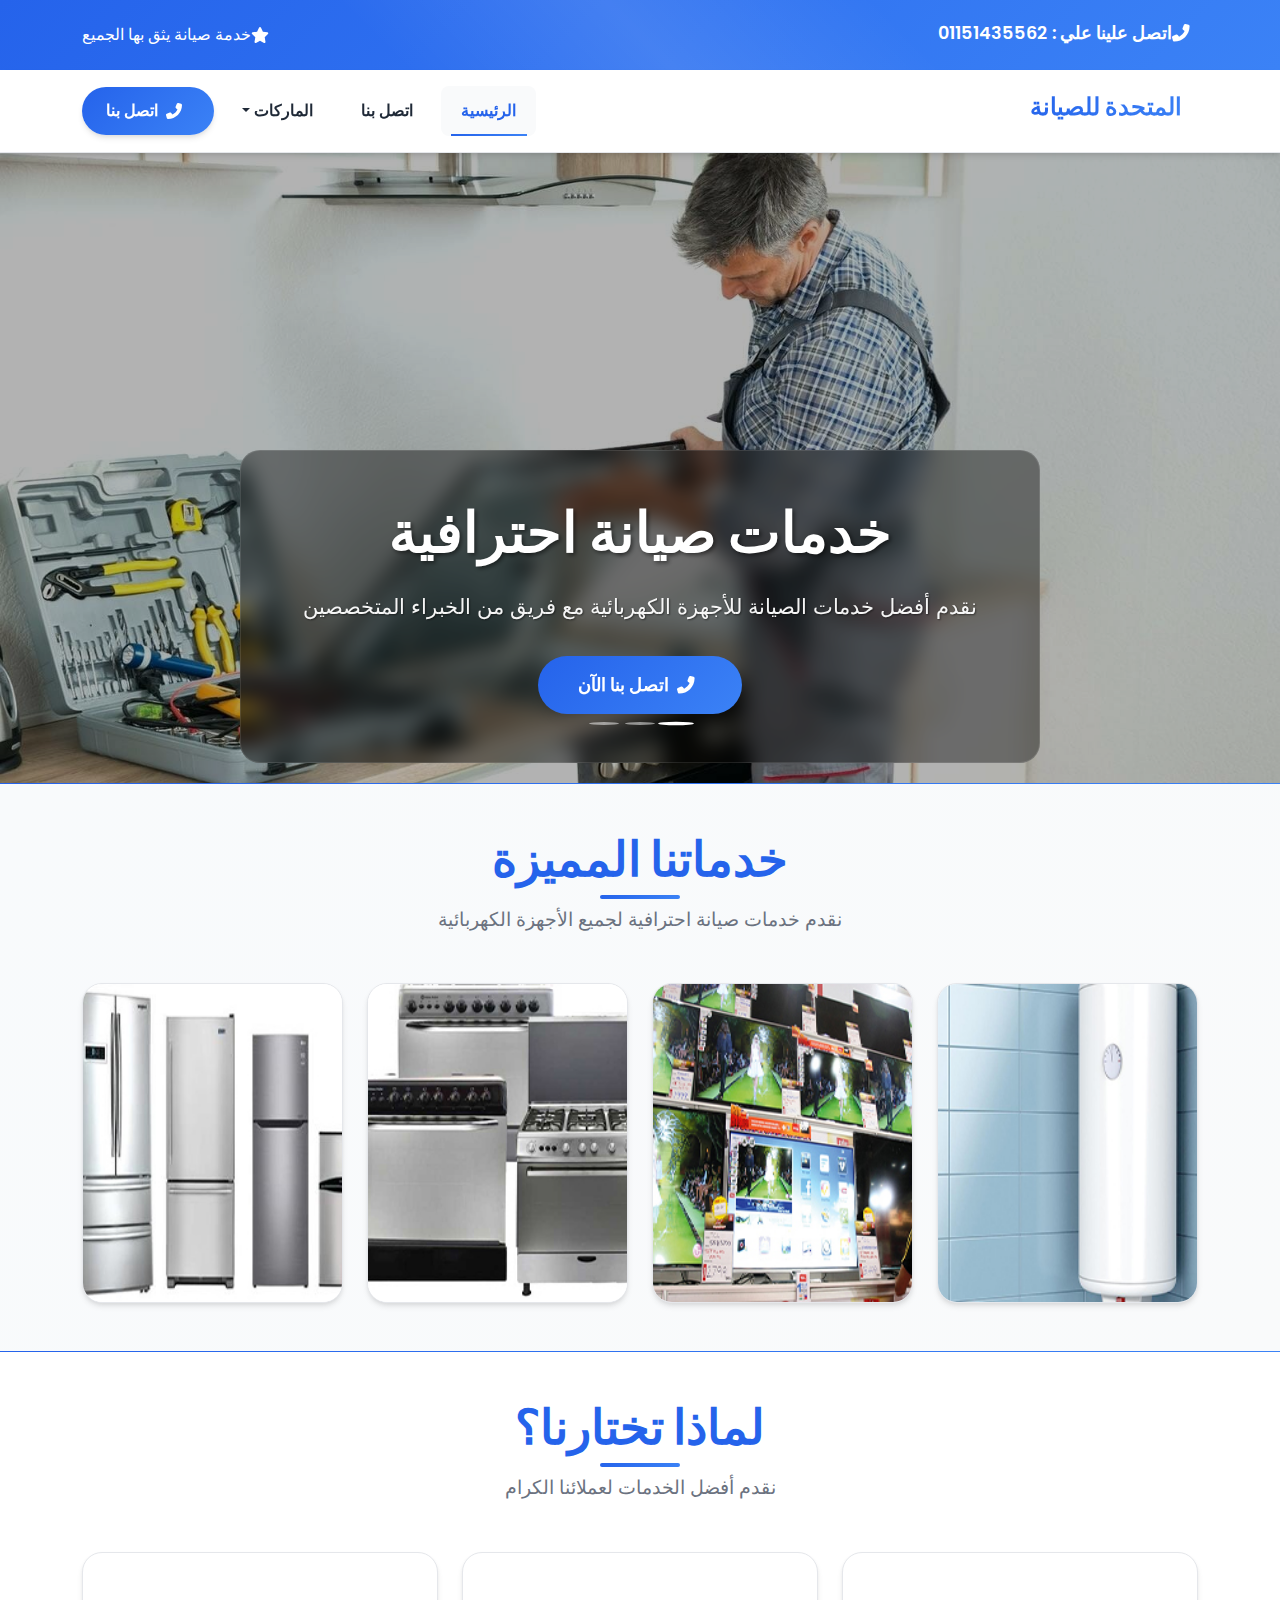
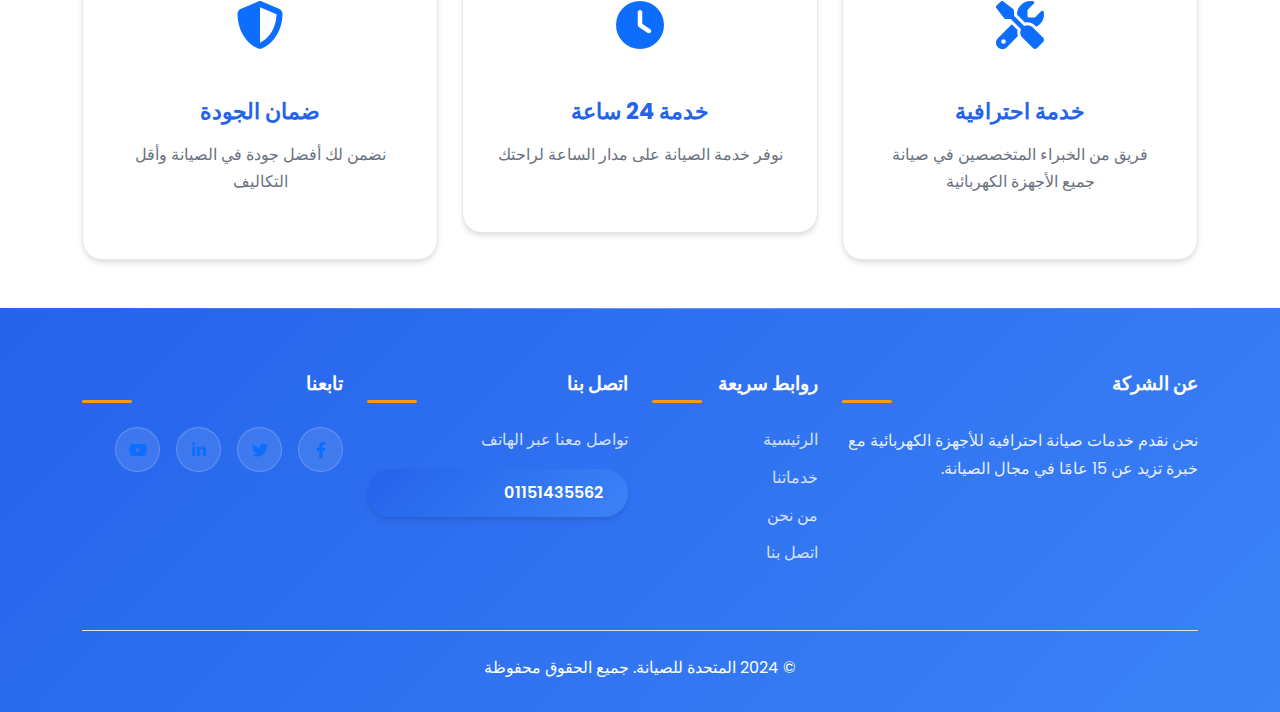
<file: index.html>
<!DOCTYPE html>
<html lang="ar" dir="rtl">
  <head>
    <meta charset="UTF-8" />
    <meta name="viewport" content="width=device-width, initial-scale=1.0" />
    <meta name="google-site-verification" content="VGnqzaQQSe1uB4lO_XbODvb97uGJ-MLUrVupu5YDLj0" />
    <title>المتحدة للصيانة - خدمات صيانة الأجهزة الكهربائية</title>
    <link rel="icon" type="image/x-icon" href="images/preferences.png">
<!-- Google tag (gtag.js) -->
<script async src="https://www.googletagmanager.com/gtag/js?id=AW-17583650779"></script>
<script>
  window.dataLayer = window.dataLayer || [];
  function gtag(){dataLayer.push(arguments);}
  gtag('js', new Date());

  gtag('config', 'AW-17583650779');
</script>

    <!-- css styles -->
    <link rel="stylesheet" href="css/bootstrap.min.css" />
    <link rel="stylesheet" href="css/all.min.css" />
    <link rel="stylesheet" href="css/homepage.css" />
    

    <link rel="icon" type="image/x-icon" href="/images/preferences.png">
    <link rel="preconnect" href="https://fonts.googleapis.com" />
    <link rel="preconnect" href="https://fonts.gstatic.com" crossorigin />
    <link href="https://fonts.googleapis.com/css2?family=Poppins:wght@300;400;500;600;700;800;900&display=swap" rel="stylesheet" />
  </head>
  <body>
    <!-- Header -->
    <header class="header-h" >  
      <div class="container">
        <div class="row align-items-center">
          <div class="col-md-6">
            <div class="number">
              <h2>
                <a href="tel:01151435562"><i class="fas fa-phone-alt me-2"></i>اتصل علينا علي : 01151435562</a>
              </h2>
            </div> 
          </div>
          <div class="col-md-6">
            <div class="quote text-md-end">
              <p>
                <i class="fas fa-star me-2"></i>خدمة صيانة يثق بها الجميع
              </p>
            </div>
          </div>
        </div>
      </div>
    </header>

    <!-- Navbar -->
    <nav class="navbar navbar-expand-lg sticky-top" dir="rtl">
      <div class="container">
        <a class="navbar-brand" href="index.html">
          <h4>المتحدة للصيانة</h4>
        </a>
        <button class="navbar-toggler" type="button" data-bs-toggle="collapse" data-bs-target="#main">
          <i class="fa-solid fa-bars"></i>
        </button>
        <div class="collapse navbar-collapse" id="main">
          <ul class="navbar-nav me-auto mb-2 mb-lg-0">
            <li class="nav-item">
              <a class="nav-link active" href="index.html">الرئيسية</a>
            </li>
            <li class="nav-item">
              <a class="nav-link" href="tel:01151435562">اتصل بنا</a>
            </li>
            <li class="nav-item dropdown">
              <a class="nav-link dropdown-toggle" href="#" id="navbarDropdown" role="button" data-bs-toggle="dropdown">
                الماركات
              </a>
              <ul class="dropdown-menu text-end">
                <li><a class="dropdown-item" href="toshiba.html">Toshiba</a></li>
                <li><a class="dropdown-item" href="Lg.html">LG</a></li>
                <li><a class="dropdown-item" href="zanussi.html">Zanussi</a></li>
                <li><a class="dropdown-item" href="Kiriazi.html">Kiriazi</a></li>
                <li><hr class="dropdown-divider" /></li>
                <li><a class="dropdown-item" href="Beko.html">Beko</a></li>
                <li><a class="dropdown-item" href="Fresh.html">Fresh</a></li>
              </ul>
            </li>
          </ul>
          <div class="d-flex">
            <a class="btn main-btn" href="tel:01151435562">
              <i class="fas fa-phone-alt me-2"></i>اتصل بنا
            </a>
          </div>
        </div>
      </div>
    </nav>

    <!-- Hero Section -->
    <div id="mainCarousel" class="carousel slide" data-bs-ride="carousel">
      <div class="carousel-inner">
        <div class="carousel-item active">
          <img src="images/poster3.jpg" class="d-block w-100" alt="خدمات الصيانة" />
          <div class="carousel-caption">
            <h1>خدمات صيانة احترافية</h1>
            <p>نقدم أفضل خدمات الصيانة للأجهزة الكهربائية مع فريق من الخبراء المتخصصين</p>
            <a href="tel:01151435562" class="btn main-btn">
              <i class="fas fa-phone-alt me-2"></i>اتصل بنا الآن
            </a>
          </div>
        </div>
        <div class="carousel-item">
          <img src="images/poster2.jpg" class="d-block w-100" alt="خدمات الصيانة" />
          <div class="carousel-caption">
            <h1>فنيون متخصصون</h1>
            <p>فريق من الخبراء لخدمتك على مدار الساعة مع ضمان الجودة وأقل التكاليف</p>
            <a href="tel:01151435562" class="btn main-btn">
              <i class="fas fa-phone-alt me-2"></i>اتصل بنا الآن
            </a>
          </div>
        </div>
        <!-- <div class="carousel-item">
          <img src="images/poster.png" class="d-block w-100" alt="خدمات الصيانة" />
          <div class="carousel-caption">
            <h1>قطع غيار أصلية</h1>
            <p>نستخدم أفضل قطع الغيار الأصلية لضمان أداء مثالي لأجهزتك</p>
            <a href="tel:01151435562" class="btn main-btn">
              <i class="fas fa-phone-alt me-2"></i>اتصل بنا الآن
            </a>
          </div>
        </div> -->
      </div>
      <button class="carousel-control-prev" type="button" data-bs-target="#mainCarousel" data-bs-slide="prev">
        <span class="carousel-control-prev-icon" aria-hidden="true"></span>
        <span class="visually-hidden">Previous</span>
      </button>
      <button class="carousel-control-next" type="button" data-bs-target="#mainCarousel" data-bs-slide="next">
        <span class="carousel-control-next-icon" aria-hidden="true"></span>
        <span class="visually-hidden">Next</span>
      </button>
      <div class="carousel-indicators">
        <button type="button" data-bs-target="#mainCarousel" data-bs-slide-to="0" class="active" aria-current="true" aria-label="Slide 1"></button>
        <button type="button" data-bs-target="#mainCarousel" data-bs-slide-to="1" aria-label="Slide 2"></button>
        <button type="button" data-bs-target="#mainCarousel" data-bs-slide-to="2" aria-label="Slide 3"></button>
      </div>
    </div>

    <!-- Services Section -->
    <section class="our-work text-center py-5">
      <div class="container">
        <div class="main-title mb-5">
          <h2>خدماتنا المميزة</h2>
          <p>نقدم خدمات صيانة احترافية لجميع الأجهزة الكهربائية</p>
        </div>
        <div class="row g-4">
          <div class="col-sm-6 col-md-4 col-lg-3">
            <a href="tel:01151435562" class="text-decoration-none">
              <div class="box">
                <img src="images/skhanat.jpg" alt="صيانة سخانات" />
                <div class="overlay">
                  <h5>صيانة سخانات</h5>
                </div>
              </div>
            </a>
          </div>
          <div class="col-sm-6 col-md-4 col-lg-3">
            <a href="tel:01151435562" class="text-decoration-none">
              <div class="box">
                <img src="images/tv.jpg" alt="صيانة تلفزيونات" />
                <div class="overlay">
                  <h5>صيانة تلفزيونات</h5>
                </div>
              </div>
            </a>
          </div>
          <div class="col-sm-6 col-md-4 col-lg-3">
            <a href="tel:01151435562" class="text-decoration-none">
              <div class="box">
                <img src="images/botgaz.jpg" alt="صيانة بوتاجاز" />
                <div class="overlay">
                  <h5>صيانة بوتاجاز</h5>
                </div>
              </div>
            </a>
          </div>
          <div class="col-sm-6 col-md-4 col-lg-3">
            <a href="tel:01151435562" class="text-decoration-none">
              <div class="box">
                <img src="images/refr.jpg" alt="صيانة ثلاجات" />
                <div class="overlay">
                  <h5>صيانة ثلاجات</h5>
                </div>
              </div>
            </a>
          </div>
        </div>
      </div>
    </section>

    <!-- Features Section -->
    <section class="features py-5">
      <div class="container">
        <div class="main-title text-center mb-5">
          <h2>لماذا تختارنا؟</h2>
          <p>نقدم أفضل الخدمات لعملائنا الكرام</p>
        </div>
        <div class="row g-4">
          <div class="col-md-6 col-lg-4">
            <div class="feat text-center">
              <i class="fas fa-tools fa-3x mb-4 text-primary"></i>
              <h4>خدمة احترافية</h4>
              <p>فريق من الخبراء المتخصصين في صيانة جميع الأجهزة الكهربائية</p>
            </div>
          </div>
          <div class="col-md-6 col-lg-4">
            <div class="feat text-center">
              <i class="fas fa-clock fa-3x mb-4 text-primary"></i>
              <h4>خدمة 24 ساعة</h4>
              <p>نوفر خدمة الصيانة على مدار الساعة لراحتك</p>
            </div>
          </div>
          <div class="col-md-6 col-lg-4">
            <div class="feat text-center">
              <i class="fas fa-shield-alt fa-3x mb-4 text-primary"></i>
              <h4>ضمان الجودة</h4>
              <p>نضمن لك أفضل جودة في الصيانة وأقل التكاليف</p>
            </div>
          </div>
        </div>
      </div>
    </section>

    <!-- Footer -->
    <footer class="footer">
      <div class="container">
        <div class="row g-4">
          <div class="col-md-6 col-lg-4">
            <div class="info">
              <h5>عن الشركة</h5>
              <p>نحن نقدم خدمات صيانة احترافية للأجهزة الكهربائية مع خبرة تزيد عن 15 عامًا في مجال الصيانة.</p>
            </div>
          </div>
          <div class="col-md-6 col-lg-2">
            <div class="links">
              <h5>روابط سريعة</h5>
              <ul class="list-unstyled">
                <li><a href="index.html">الرئيسية</a></li>
                <li><a href="#services">خدماتنا</a></li>
                <li><a href="#about">من نحن</a></li>
                <li><a href="#contact">اتصل بنا</a></li>
              </ul>
            </div>
          </div>
          <div class="col-md-6 col-lg-3">
            <div class="contact">
              <h5>اتصل بنا</h5>
              <p>تواصل معنا عبر الهاتف</p>
              <a href="tel:01151435562" class="btn main-btn w-100">01151435562</a>
            </div>
          </div>
          <div class="col-md-6 col-lg-3">
            <div class="social-icons">
              <h5>تابعنا</h5>
              <div class="d-flex gap-3 mt-3">
                <a href="#" class="facebook"><i class="fab fa-facebook-f"></i></a>
                <a href="#" class="twitter"><i class="fab fa-twitter"></i></a>
                <a href="#" class="linkedin"><i class="fab fa-linkedin-in"></i></a>
                <a href="#" class="youtube"><i class="fab fa-youtube"></i></a>
              </div>
            </div>
          </div>
          
        </div>
        <div class="text-center mt-5 pt-4 border-top">
          <p class="mb-0">© 2024 المتحدة للصيانة. جميع الحقوق محفوظة</p>
        </div>
      </div>
    </footer>

    <script src="js/bootstrap.bundle.min.js"></script>
    <script src="js/all.min.js"></script>
  </body>
</html>
</file>
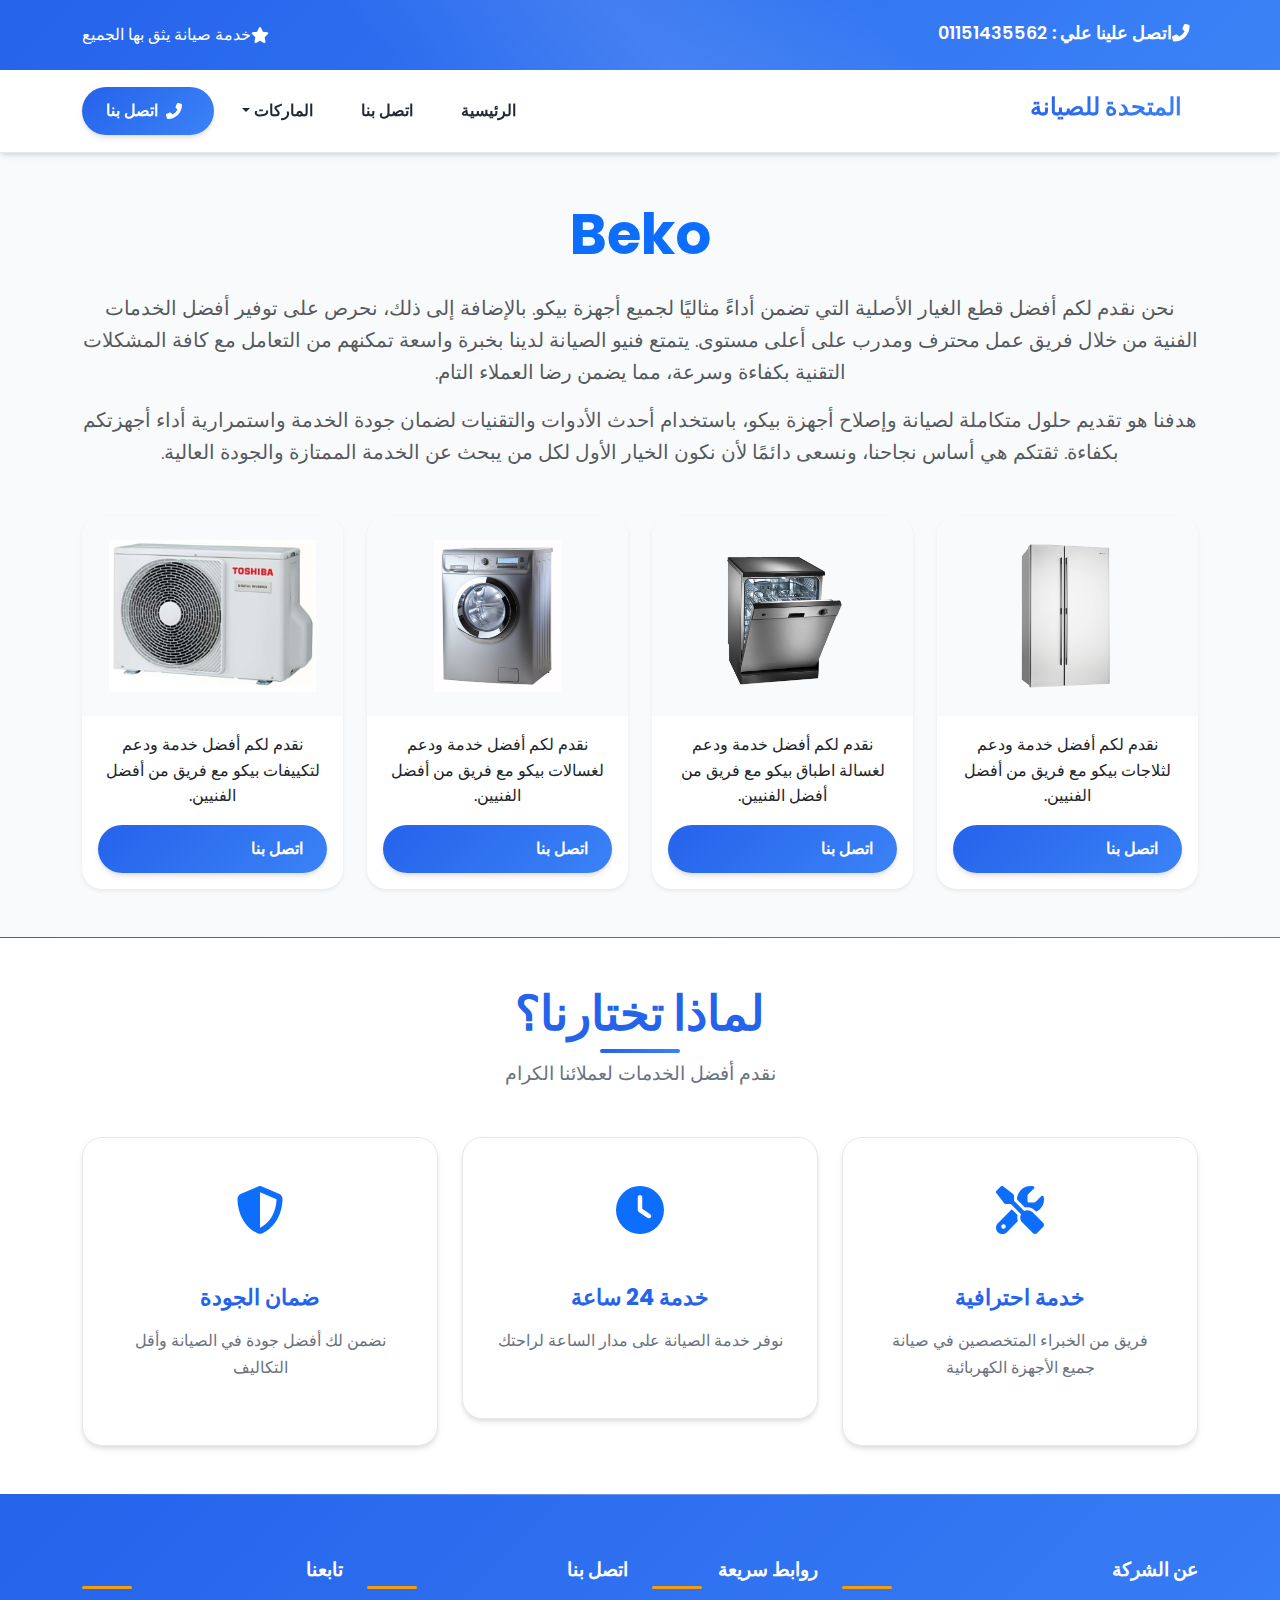
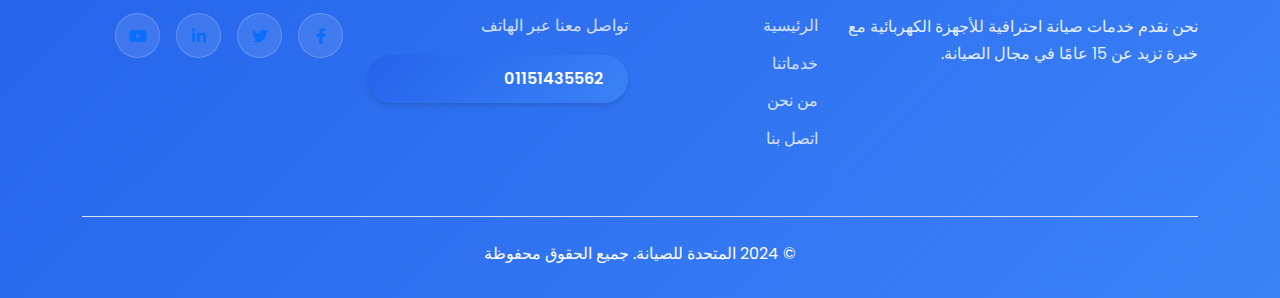
<file: Beko.html>
<!DOCTYPE html>
<html lang="ar" dir="rtl">
  <head>
    <meta charset="UTF-8" />
    <meta name="viewport" content="width=device-width, initial-scale=1.0" />
    <meta name="google-site-verification" content="VGnqzaQQSe1uB4lO_XbODvb97uGJ-MLUrVupu5YDLj0" />
    <title>صيانة بيكو - المتحدة للصيانة</title>
    <link rel="icon" type="image/x-icon" href="images/preferences.png">
<!-- Google tag (gtag.js) -->
<script async src="https://www.googletagmanager.com/gtag/js?id=AW-17583650779"></script>
<script>
  window.dataLayer = window.dataLayer || [];
  function gtag(){dataLayer.push(arguments);}
  gtag('js', new Date());

  gtag('config', 'AW-17583650779');
</script>

    <!-- css styles -->
    <link rel="stylesheet" href="css/bootstrap.min.css" />
    <link rel="stylesheet" href="css/all.min.css" />
    <link rel="stylesheet" href="css/homepage.css" />

    <!-- Google fonts -->
    <link rel="preconnect" href="https://fonts.googleapis.com" />
    <link rel="preconnect" href="https://fonts.gstatic.com" crossorigin />
    <link href="https://fonts.googleapis.com/css2?family=Poppins:wght@300;400;500;600;700;800;900&display=swap" rel="stylesheet" />
  </head>
  <body>
    <!-- Header -->
    <header class="header-h">  
      <div class="container">
        <div class="row align-items-center">
          <div class="col-md-6">
            <div class="number">
              <h2>
                <a href="tel:01151435562"><i class="fas fa-phone-alt me-2"></i>اتصل علينا علي : 01151435562</a>
              </h2>
            </div> 
          </div>
          <div class="col-md-6">
            <div class="quote text-md-end">
              <p>
                <i class="fas fa-star me-2"></i>خدمة صيانة يثق بها الجميع
              </p>
            </div>
          </div>
        </div>
      </div>
    </header>

    <!-- Navbar -->
    <nav class="navbar navbar-expand-lg sticky-top" dir="rtl">
      <div class="container">
        <a class="navbar-brand" href="index.html">
          <h4>المتحدة للصيانة</h4>
        </a>
        <button class="navbar-toggler" type="button" data-bs-toggle="collapse" data-bs-target="#main">
          <i class="fa-solid fa-bars"></i>
        </button>
        <div class="collapse navbar-collapse" id="main">
          <ul class="navbar-nav me-auto mb-2 mb-lg-0">
            <li class="nav-item">
              <a class="nav-link" href="index.html">الرئيسية</a>
            </li>
            <li class="nav-item">
              <a class="nav-link" href="tel:01151435562">اتصل بنا</a>
            </li>
            <li class="nav-item dropdown">
              <a class="nav-link dropdown-toggle" href="#" id="navbarDropdown" role="button" data-bs-toggle="dropdown">
                الماركات
              </a>
              <ul class="dropdown-menu text-end">
                <li><a class="dropdown-item" href="toshiba.html">Toshiba</a></li>
                <li><a class="dropdown-item" href="Lg.html">LG</a></li>
                <li><a class="dropdown-item" href="zanussi.html">Zanussi</a></li>
                <li><a class="dropdown-item" href="Kiriazi.html">Kiriazi</a></li>
                <li><hr class="dropdown-divider" /></li>
                <li><a class="dropdown-item" href="Beko.html">Beko</a></li>
                <li><a class="dropdown-item" href="Fresh.html">Fresh</a></li>
              </ul>
            </li>
          </ul>
          <div class="d-flex">
            <a class="btn main-btn" href="tel:01151435562">
              <i class="fas fa-phone-alt me-2"></i>اتصل بنا
            </a>
          </div>
        </div>
      </div>
    </nav>

    <!-- Brand Section -->
    <section class="brand-section py-5">
      <div class="container">
        <div class="text-center mb-5">
          <h1 class="display-4 fw-bold text-primary mb-4">Beko</h1>
          <p class="lead text-muted">
            نحن نقدم لكم أفضل قطع الغيار الأصلية التي تضمن أداءً مثاليًا لجميع أجهزة بيكو. بالإضافة إلى ذلك، نحرص على توفير أفضل الخدمات الفنية من خلال فريق عمل محترف ومدرب على أعلى مستوى. يتمتع فنيو الصيانة لدينا بخبرة واسعة تمكنهم من التعامل مع كافة المشكلات التقنية بكفاءة وسرعة، مما يضمن رضا العملاء التام.
          </p>
          <p class="lead text-muted">
            هدفنا هو تقديم حلول متكاملة لصيانة وإصلاح أجهزة بيكو، باستخدام أحدث الأدوات والتقنيات لضمان جودة الخدمة واستمرارية أداء أجهزتكم بكفاءة. ثقتكم هي أساس نجاحنا، ونسعى دائمًا لأن نكون الخيار الأول لكل من يبحث عن الخدمة الممتازة والجودة العالية.
          </p>
        </div>

        <div class="row g-4">
          <div class="col-sm-6 col-md-3">
            <div class="card h-100 border-0 shadow-sm">
              <img src="images/refrigerator.png" class="card-img-top p-4" alt="ثلاجات بيكو">
              <div class="card-body text-center">
                <p class="card-text">نقدم لكم أفضل خدمة ودعم لثلاجات بيكو مع فريق من أفضل الفنيين.</p>
                <a href="tel:01151435562" class="btn main-btn w-100">اتصل بنا</a>
              </div>
            </div>
          </div>
          <div class="col-sm-6 col-md-3">
            <div class="card h-100 border-0 shadow-sm">
              <img src="images/plate_washing.png" class="card-img-top p-4" alt="غسالة اطباق بيكو">
              <div class="card-body text-center">
                <p class="card-text">نقدم لكم أفضل خدمة ودعم لغسالة اطباق بيكو مع فريق من أفضل الفنيين.</p>
                <a href="tel:01151435562" class="btn main-btn w-100">اتصل بنا</a>
              </div>
            </div>
          </div>
          <div class="col-sm-6 col-md-3">
            <div class="card h-100 border-0 shadow-sm">
              <img src="images/washing_machine.png" class="card-img-top p-4" alt="غسالات بيكو">
              <div class="card-body text-center">
                <p class="card-text">نقدم لكم أفضل خدمة ودعم لغسالات بيكو مع فريق من أفضل الفنيين.</p>
                <a href="tel:01151435562" class="btn main-btn w-100">اتصل بنا</a>
              </div>
            </div>
          </div>
          <div class="col-sm-6 col-md-3">
            <div class="card h-100 border-0 shadow-sm">
              <img src="images/air_toshiba.jfif" class="card-img-top p-4" alt="تكييفات بيكو">
              <div class="card-body text-center">
                <p class="card-text">نقدم لكم أفضل خدمة ودعم لتكييفات بيكو مع فريق من أفضل الفنيين.</p>
                <a href="tel:01151435562" class="btn main-btn w-100">اتصل بنا</a>
              </div>
            </div>
          </div>
        </div>
      </div>
    </section>

    <!-- Features Section -->
    <section class="features py-5">
      <div class="container">
        <div class="main-title text-center mb-5">
          <h2>لماذا تختارنا؟</h2>
          <p>نقدم أفضل الخدمات لعملائنا الكرام</p>
        </div>
        <div class="row g-4">
          <div class="col-md-6 col-lg-4">
            <div class="feat text-center">
              <i class="fas fa-tools fa-3x mb-4 text-primary"></i>
              <h4>خدمة احترافية</h4>
              <p>فريق من الخبراء المتخصصين في صيانة جميع الأجهزة الكهربائية</p>
            </div>
          </div>
          <div class="col-md-6 col-lg-4">
            <div class="feat text-center">
              <i class="fas fa-clock fa-3x mb-4 text-primary"></i>
              <h4>خدمة 24 ساعة</h4>
              <p>نوفر خدمة الصيانة على مدار الساعة لراحتك</p>
            </div>
          </div>
          <div class="col-md-6 col-lg-4">
            <div class="feat text-center">
              <i class="fas fa-shield-alt fa-3x mb-4 text-primary"></i>
              <h4>ضمان الجودة</h4>
              <p>نضمن لك أفضل جودة في الصيانة وأقل التكاليف</p>
            </div>
          </div>
        </div>
      </div>
    </section>

    <!-- Footer -->
    <footer class="footer">
      <div class="container">
        <div class="row g-4">
          <div class="col-md-6 col-lg-4">
            <div class="info">
              <h5>عن الشركة</h5>
              <p>نحن نقدم خدمات صيانة احترافية للأجهزة الكهربائية مع خبرة تزيد عن 15 عامًا في مجال الصيانة.</p>
            </div>
          </div>
          <div class="col-md-6 col-lg-2">
            <div class="links">
              <h5>روابط سريعة</h5>
              <ul class="list-unstyled">
                <li><a href="index.html">الرئيسية</a></li>
                <li><a href="#services">خدماتنا</a></li>
                <li><a href="#about">من نحن</a></li>
                <li><a href="#contact">اتصل بنا</a></li>
              </ul>
            </div>
          </div>
          <div class="col-md-6 col-lg-3">
            <div class="contact">
              <h5>اتصل بنا</h5>
              <p>تواصل معنا عبر الهاتف</p>
              <a href="tel:01151435562" class="btn main-btn w-100">01151435562</a>
            </div>
          </div>
          <div class="col-md-6 col-lg-3">
            <div class="social-icons">
              <h5>تابعنا</h5>
              <div class="d-flex gap-3 mt-3">
                <a href="#" class="facebook"><i class="fab fa-facebook-f"></i></a>
                <a href="#" class="twitter"><i class="fab fa-twitter"></i></a>
                <a href="#" class="linkedin"><i class="fab fa-linkedin-in"></i></a>
                <a href="#" class="youtube"><i class="fab fa-youtube"></i></a>
              </div>
            </div>
          </div>
        </div>
        <div class="text-center mt-5 pt-4 border-top">
          <p class="mb-0">© 2024 المتحدة للصيانة. جميع الحقوق محفوظة</p>
        </div>
      </div>
    </footer>

    <script src="js/bootstrap.bundle.min.js"></script>
    <script src="js/all.min.js"></script>
  </body>
</html>
</file>
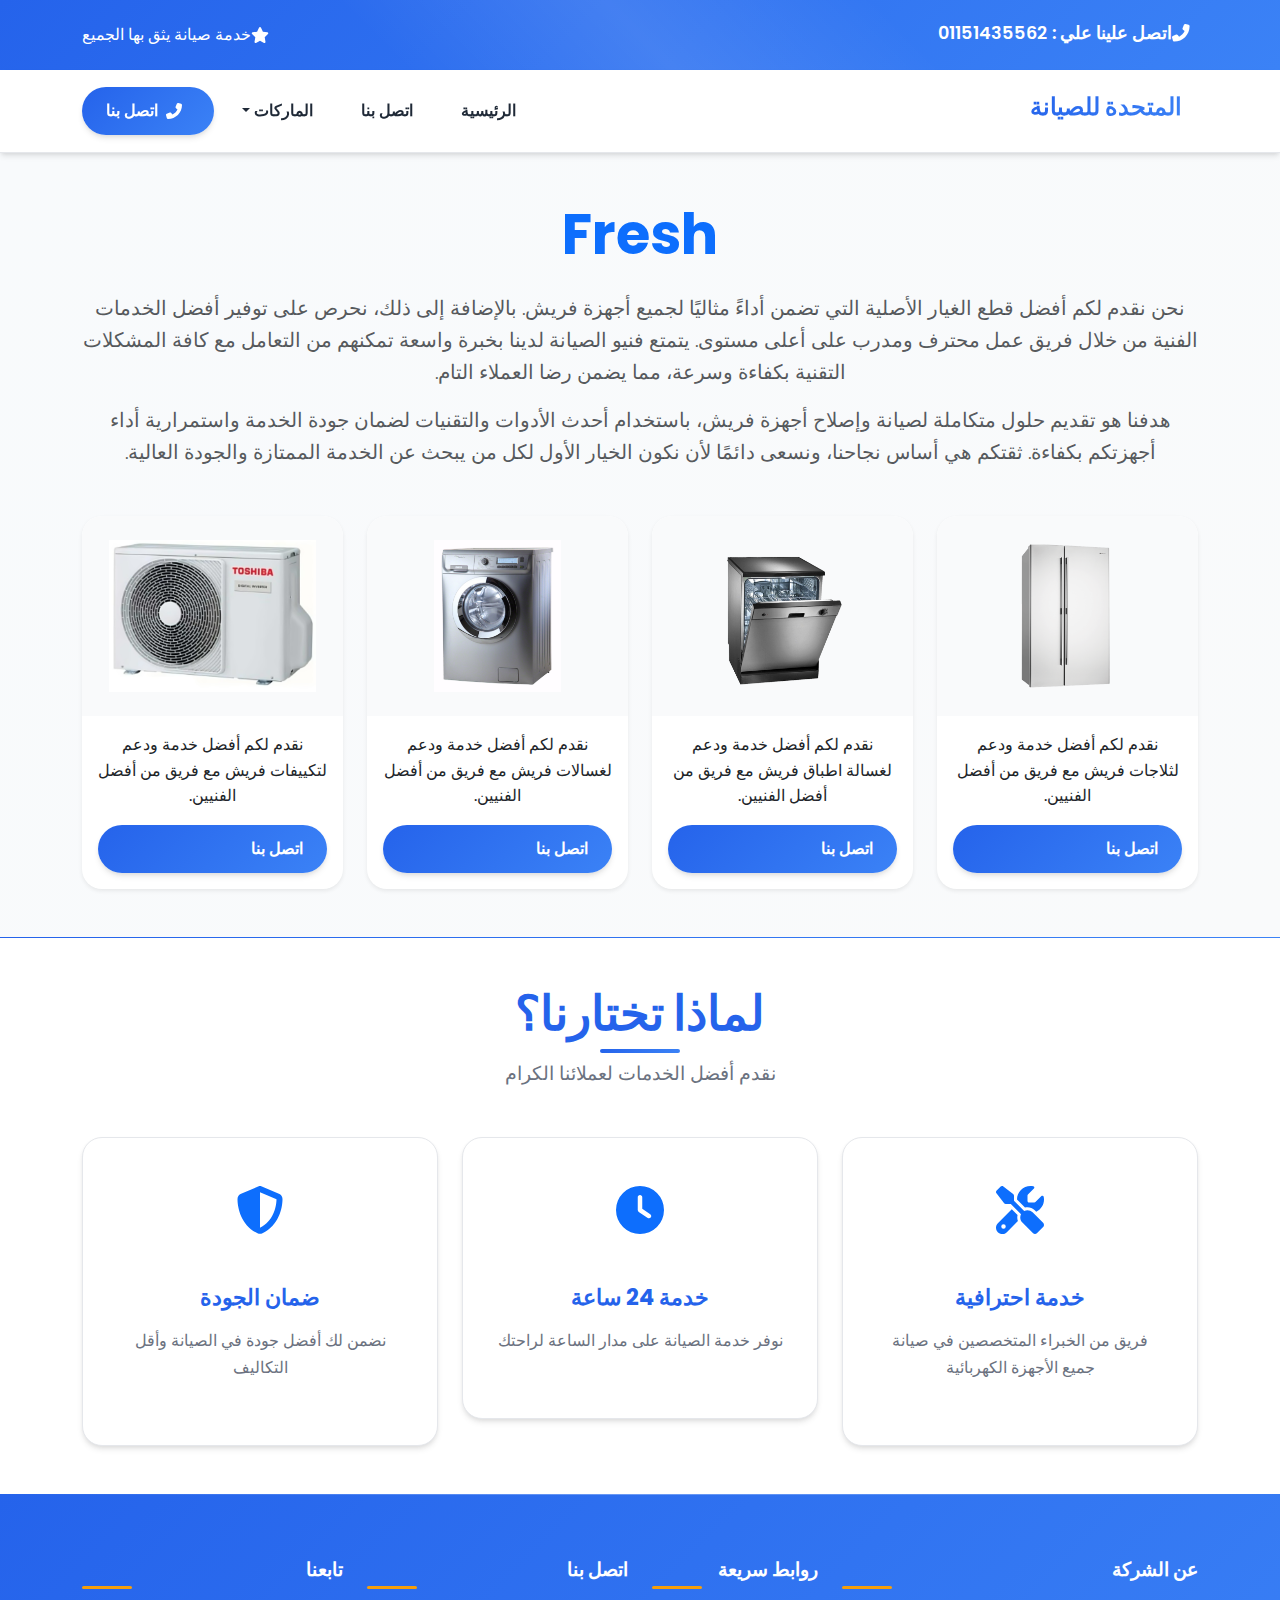
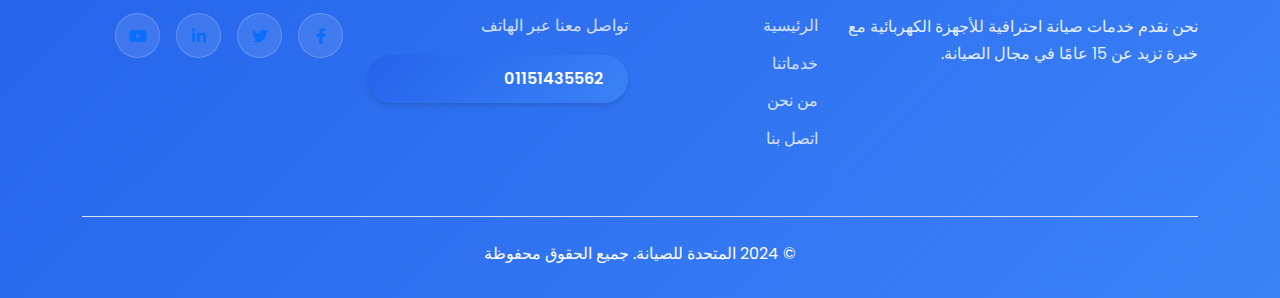
<file: Fresh.html>
<!DOCTYPE html>
<html lang="ar" dir="rtl">
  <head>
    <meta charset="UTF-8" />
    <meta name="viewport" content="width=device-width, initial-scale=1.0" />
    <meta name="google-site-verification" content="VGnqzaQQSe1uB4lO_XbODvb97uGJ-MLUrVupu5YDLj0" />
    <title>صيانة فريش - المتحدة للصيانة</title>
    <link rel="icon" type="image/x-icon" href="images/preferences.png">
<!-- Google tag (gtag.js) -->
<script async src="https://www.googletagmanager.com/gtag/js?id=AW-17583650779"></script>
<script>
  window.dataLayer = window.dataLayer || [];
  function gtag(){dataLayer.push(arguments);}
  gtag('js', new Date());

  gtag('config', 'AW-17583650779');
</script>

    <!-- css styles -->
    <link rel="stylesheet" href="css/bootstrap.min.css" />
    <link rel="stylesheet" href="css/all.min.css" />
    <link rel="stylesheet" href="css/homepage.css" />

    <!-- Google fonts -->
    <link rel="preconnect" href="https://fonts.googleapis.com" />
    <link rel="preconnect" href="https://fonts.gstatic.com" crossorigin />
    <link href="https://fonts.googleapis.com/css2?family=Poppins:wght@300;400;500;600;700;800;900&display=swap" rel="stylesheet" />
  </head>
  <body>
    <!-- Header -->
    <header class="header-h">  
      <div class="container">
        <div class="row align-items-center">
          <div class="col-md-6">
            <div class="number">
              <h2>
                <a href="tel:01151435562"><i class="fas fa-phone-alt me-2"></i>اتصل علينا علي : 01151435562</a>
              </h2>
            </div> 
          </div>
          <div class="col-md-6">
            <div class="quote text-md-end">
              <p>
                <i class="fas fa-star me-2"></i>خدمة صيانة يثق بها الجميع
              </p>
            </div>
          </div>
        </div>
      </div>
    </header>

    <!-- Navbar -->
    <nav class="navbar navbar-expand-lg sticky-top" dir="rtl">
      <div class="container">
        <a class="navbar-brand" href="index.html">
          <h4>المتحدة للصيانة</h4>
        </a>
        <button class="navbar-toggler" type="button" data-bs-toggle="collapse" data-bs-target="#main">
          <i class="fa-solid fa-bars"></i>
        </button>
        <div class="collapse navbar-collapse" id="main">
          <ul class="navbar-nav me-auto mb-2 mb-lg-0">
            <li class="nav-item">
              <a class="nav-link" href="index.html">الرئيسية</a>
            </li>
            <li class="nav-item">
              <a class="nav-link" href="tel:01151435562">اتصل بنا</a>
            </li>
            <li class="nav-item dropdown">
              <a class="nav-link dropdown-toggle" href="#" id="navbarDropdown" role="button" data-bs-toggle="dropdown">
                الماركات
              </a>
              <ul class="dropdown-menu text-end">
                <li><a class="dropdown-item" href="toshiba.html">Toshiba</a></li>
                <li><a class="dropdown-item" href="Lg.html">LG</a></li>
                <li><a class="dropdown-item" href="zanussi.html">Zanussi</a></li>
                <li><a class="dropdown-item" href="Kiriazi.html">Kiriazi</a></li>
                <li><hr class="dropdown-divider" /></li>
                <li><a class="dropdown-item" href="Beko.html">Beko</a></li>
                <li><a class="dropdown-item" href="Fresh.html">Fresh</a></li>
              </ul>
            </li>
          </ul>
          <div class="d-flex">
            <a class="btn main-btn" href="tel:01151435562">
              <i class="fas fa-phone-alt me-2"></i>اتصل بنا
            </a>
          </div>
        </div>
      </div>
    </nav>

    <!-- Brand Section -->
    <section class="brand-section py-5">
      <div class="container">
        <div class="text-center mb-5">
          <h1 class="display-4 fw-bold text-primary mb-4">Fresh</h1>
          <p class="lead text-muted">
            نحن نقدم لكم أفضل قطع الغيار الأصلية التي تضمن أداءً مثاليًا لجميع أجهزة فريش. بالإضافة إلى ذلك، نحرص على توفير أفضل الخدمات الفنية من خلال فريق عمل محترف ومدرب على أعلى مستوى. يتمتع فنيو الصيانة لدينا بخبرة واسعة تمكنهم من التعامل مع كافة المشكلات التقنية بكفاءة وسرعة، مما يضمن رضا العملاء التام.
          </p>
          <p class="lead text-muted">
            هدفنا هو تقديم حلول متكاملة لصيانة وإصلاح أجهزة فريش، باستخدام أحدث الأدوات والتقنيات لضمان جودة الخدمة واستمرارية أداء أجهزتكم بكفاءة. ثقتكم هي أساس نجاحنا، ونسعى دائمًا لأن نكون الخيار الأول لكل من يبحث عن الخدمة الممتازة والجودة العالية.
          </p>
        </div>

        <div class="row g-4">
          <div class="col-sm-6 col-md-3">
            <div class="card h-100 border-0 shadow-sm">
              <img src="images/refrigerator.png" class="card-img-top p-4" alt="ثلاجات فريش">
              <div class="card-body text-center">
                <p class="card-text">نقدم لكم أفضل خدمة ودعم لثلاجات فريش مع فريق من أفضل الفنيين.</p>
                <a href="tel:01151435562" class="btn main-btn w-100">اتصل بنا</a>
              </div>
            </div>
          </div>
          <div class="col-sm-6 col-md-3">
            <div class="card h-100 border-0 shadow-sm">
              <img src="images/plate_washing.png" class="card-img-top p-4" alt="غسالة اطباق فريش">
              <div class="card-body text-center">
                <p class="card-text">نقدم لكم أفضل خدمة ودعم لغسالة اطباق فريش مع فريق من أفضل الفنيين.</p>
                <a href="tel:01151435562" class="btn main-btn w-100">اتصل بنا</a>
              </div>
            </div>
          </div>
          <div class="col-sm-6 col-md-3">
            <div class="card h-100 border-0 shadow-sm">
              <img src="images/washing_machine.png" class="card-img-top p-4" alt="غسالات فريش">
              <div class="card-body text-center">
                <p class="card-text">نقدم لكم أفضل خدمة ودعم لغسالات فريش مع فريق من أفضل الفنيين.</p>
                <a href="tel:01151435562" class="btn main-btn w-100">اتصل بنا</a>
              </div>
            </div>
          </div>
          <div class="col-sm-6 col-md-3">
            <div class="card h-100 border-0 shadow-sm">
              <img src="images/air_toshiba.jfif" class="card-img-top p-4" alt="تكييفات فريش">
              <div class="card-body text-center">
                <p class="card-text">نقدم لكم أفضل خدمة ودعم لتكييفات فريش مع فريق من أفضل الفنيين.</p>
                <a href="tel:01151435562" class="btn main-btn w-100">اتصل بنا</a>
              </div>
            </div>
          </div>
        </div>
      </div>
    </section>

    <!-- Features Section -->
    <section class="features py-5">
      <div class="container">
        <div class="main-title text-center mb-5">
          <h2>لماذا تختارنا؟</h2>
          <p>نقدم أفضل الخدمات لعملائنا الكرام</p>
        </div>
        <div class="row g-4">
          <div class="col-md-6 col-lg-4">
            <div class="feat text-center">
              <i class="fas fa-tools fa-3x mb-4 text-primary"></i>
              <h4>خدمة احترافية</h4>
              <p>فريق من الخبراء المتخصصين في صيانة جميع الأجهزة الكهربائية</p>
            </div>
          </div>
          <div class="col-md-6 col-lg-4">
            <div class="feat text-center">
              <i class="fas fa-clock fa-3x mb-4 text-primary"></i>
              <h4>خدمة 24 ساعة</h4>
              <p>نوفر خدمة الصيانة على مدار الساعة لراحتك</p>
            </div>
          </div>
          <div class="col-md-6 col-lg-4">
            <div class="feat text-center">
              <i class="fas fa-shield-alt fa-3x mb-4 text-primary"></i>
              <h4>ضمان الجودة</h4>
              <p>نضمن لك أفضل جودة في الصيانة وأقل التكاليف</p>
            </div>
          </div>
        </div>
      </div>
    </section>

    <!-- Footer -->
    <footer class="footer">
      <div class="container">
        <div class="row g-4">
          <div class="col-md-6 col-lg-4">
            <div class="info">
              <h5>عن الشركة</h5>
              <p>نحن نقدم خدمات صيانة احترافية للأجهزة الكهربائية مع خبرة تزيد عن 15 عامًا في مجال الصيانة.</p>
            </div>
          </div>
          <div class="col-md-6 col-lg-2">
            <div class="links">
              <h5>روابط سريعة</h5>
              <ul class="list-unstyled">
                <li><a href="index.html">الرئيسية</a></li>
                <li><a href="#services">خدماتنا</a></li>
                <li><a href="#about">من نحن</a></li>
                <li><a href="#contact">اتصل بنا</a></li>
              </ul>
            </div>
          </div>
          <div class="col-md-6 col-lg-3">
            <div class="contact">
              <h5>اتصل بنا</h5>
              <p>تواصل معنا عبر الهاتف</p>
              <a href="tel:01151435562" class="btn main-btn w-100">01151435562</a>
            </div>
          </div>
          <div class="col-md-6 col-lg-3">
            <div class="social-icons">
              <h5>تابعنا</h5>
              <div class="d-flex gap-3 mt-3">
                <a href="#" class="facebook"><i class="fab fa-facebook-f"></i></a>
                <a href="#" class="twitter"><i class="fab fa-twitter"></i></a>
                <a href="#" class="linkedin"><i class="fab fa-linkedin-in"></i></a>
                <a href="#" class="youtube"><i class="fab fa-youtube"></i></a>
              </div>
            </div>
          </div>
        </div>
        <div class="text-center mt-5 pt-4 border-top">
          <p class="mb-0">© 2024 المتحدة للصيانة. جميع الحقوق محفوظة</p>
        </div>
      </div>
    </footer>

    <script src="js/bootstrap.bundle.min.js"></script>
    <script src="js/all.min.js"></script>
  </body>
</html>
</file>
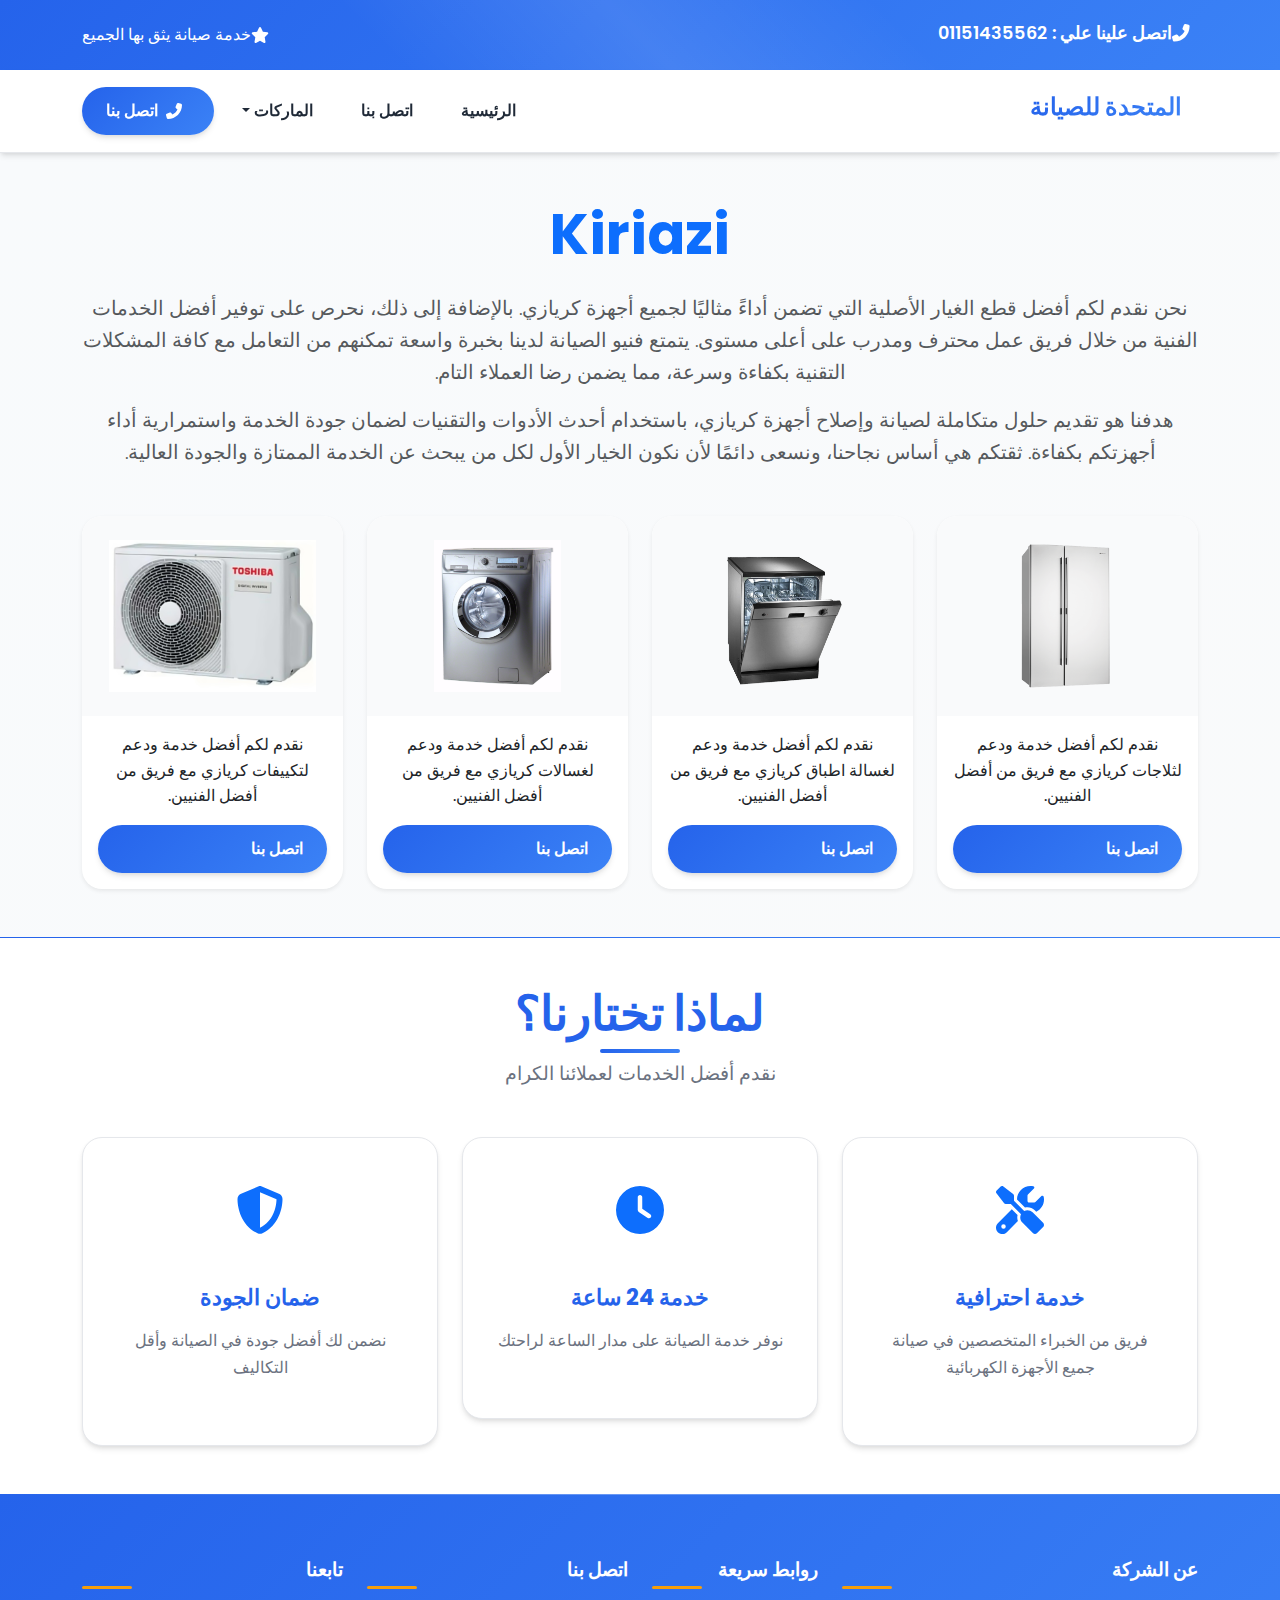
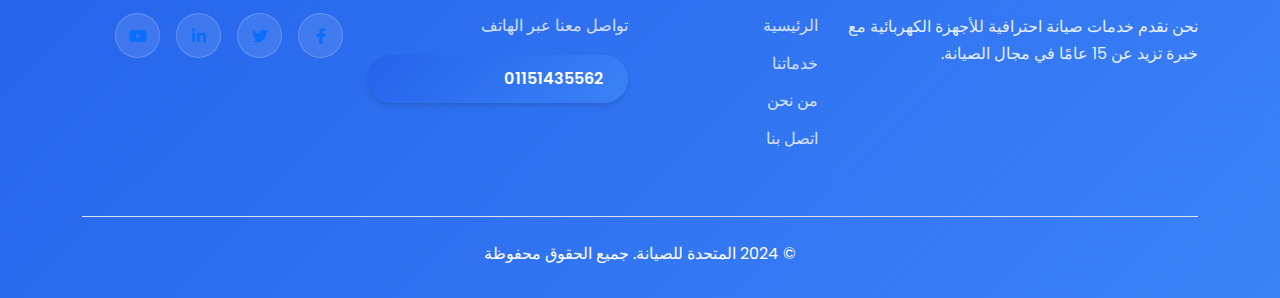
<file: Kiriazi.html>
<!DOCTYPE html>
<html lang="ar" dir="rtl">
  <head>
    <meta charset="UTF-8" />
    <meta name="viewport" content="width=device-width, initial-scale=1.0" />
    <meta name="google-site-verification" content="VGnqzaQQSe1uB4lO_XbODvb97uGJ-MLUrVupu5YDLj0" />
    <title>صيانة كريازي - المتحدة للصيانة</title>
    <link rel="icon" type="image/x-icon" href="images/preferences.png">
<!-- Google tag (gtag.js) -->
<script async src="https://www.googletagmanager.com/gtag/js?id=AW-17583650779"></script>
<script>
  window.dataLayer = window.dataLayer || [];
  function gtag(){dataLayer.push(arguments);}
  gtag('js', new Date());

  gtag('config', 'AW-17583650779');
</script>

    <!-- css styles -->
    <link rel="stylesheet" href="css/bootstrap.min.css" />
    <link rel="stylesheet" href="css/all.min.css" />
    <link rel="stylesheet" href="css/homepage.css" />

    <!-- Google fonts -->
    <link rel="preconnect" href="https://fonts.googleapis.com" />
    <link rel="preconnect" href="https://fonts.gstatic.com" crossorigin />
    <link href="https://fonts.googleapis.com/css2?family=Poppins:wght@300;400;500;600;700;800;900&display=swap" rel="stylesheet" />
  </head>
  <body>
    <!-- Header -->
    <header class="header-h">  
      <div class="container">
        <div class="row align-items-center">
          <div class="col-md-6">
            <div class="number">
              <h2>
                <a href="tel:01151435562"><i class="fas fa-phone-alt me-2"></i>اتصل علينا علي : 01151435562</a>
              </h2>
            </div> 
          </div>
          <div class="col-md-6">
            <div class="quote text-md-end">
              <p>
                <i class="fas fa-star me-2"></i>خدمة صيانة يثق بها الجميع
              </p>
            </div>
          </div>
        </div>
      </div>
    </header>

    <!-- Navbar -->
    <nav class="navbar navbar-expand-lg sticky-top" dir="rtl">
      <div class="container">
        <a class="navbar-brand" href="index.html">
          <h4>المتحدة للصيانة</h4>
        </a>
        <button class="navbar-toggler" type="button" data-bs-toggle="collapse" data-bs-target="#main">
          <i class="fa-solid fa-bars"></i>
        </button>
        <div class="collapse navbar-collapse" id="main">
          <ul class="navbar-nav me-auto mb-2 mb-lg-0">
            <li class="nav-item">
              <a class="nav-link" href="index.html">الرئيسية</a>
            </li>
            <li class="nav-item">
              <a class="nav-link" href="tel:01151435562">اتصل بنا</a>
            </li>
            <li class="nav-item dropdown">
              <a class="nav-link dropdown-toggle" href="#" id="navbarDropdown" role="button" data-bs-toggle="dropdown">
                الماركات
              </a>
              <ul class="dropdown-menu text-end">
                <li><a class="dropdown-item" href="toshiba.html">Toshiba</a></li>
                <li><a class="dropdown-item" href="Lg.html">LG</a></li>
                <li><a class="dropdown-item" href="zanussi.html">Zanussi</a></li>
                <li><a class="dropdown-item" href="Kiriazi.html">Kiriazi</a></li>
                <li><hr class="dropdown-divider" /></li>
                <li><a class="dropdown-item" href="Beko.html">Beko</a></li>
                <li><a class="dropdown-item" href="Fresh.html">Fresh</a></li>
              </ul>
            </li>
          </ul>
          <div class="d-flex">
            <a class="btn main-btn" href="tel:01151435562">
              <i class="fas fa-phone-alt me-2"></i>اتصل بنا
            </a>
          </div>
        </div>
      </div>
    </nav>

    <!-- Brand Section -->
    <section class="brand-section py-5">
      <div class="container">
        <div class="text-center mb-5">
          <h1 class="display-4 fw-bold text-primary mb-4">Kiriazi</h1>
          <p class="lead text-muted">
            نحن نقدم لكم أفضل قطع الغيار الأصلية التي تضمن أداءً مثاليًا لجميع أجهزة كريازي. بالإضافة إلى ذلك، نحرص على توفير أفضل الخدمات الفنية من خلال فريق عمل محترف ومدرب على أعلى مستوى. يتمتع فنيو الصيانة لدينا بخبرة واسعة تمكنهم من التعامل مع كافة المشكلات التقنية بكفاءة وسرعة، مما يضمن رضا العملاء التام.
          </p>
          <p class="lead text-muted">
            هدفنا هو تقديم حلول متكاملة لصيانة وإصلاح أجهزة كريازي، باستخدام أحدث الأدوات والتقنيات لضمان جودة الخدمة واستمرارية أداء أجهزتكم بكفاءة. ثقتكم هي أساس نجاحنا، ونسعى دائمًا لأن نكون الخيار الأول لكل من يبحث عن الخدمة الممتازة والجودة العالية.
          </p>
        </div>

        <div class="row g-4">
          <div class="col-sm-6 col-md-3">
            <div class="card h-100 border-0 shadow-sm">
              <img src="images/refrigerator.png" class="card-img-top p-4" alt="ثلاجات كريازي">
              <div class="card-body text-center">
                <p class="card-text">نقدم لكم أفضل خدمة ودعم لثلاجات كريازي مع فريق من أفضل الفنيين.</p>
                <a href="tel:01151435562" class="btn main-btn w-100">اتصل بنا</a>
              </div>
            </div>
          </div>
          <div class="col-sm-6 col-md-3">
            <div class="card h-100 border-0 shadow-sm">
              <img src="images/plate_washing.png" class="card-img-top p-4" alt="غسالة اطباق كريازي">
              <div class="card-body text-center">
                <p class="card-text">نقدم لكم أفضل خدمة ودعم لغسالة اطباق كريازي مع فريق من أفضل الفنيين.</p>
                <a href="tel:01151435562" class="btn main-btn w-100">اتصل بنا</a>
              </div>
            </div>
          </div>
          <div class="col-sm-6 col-md-3">
            <div class="card h-100 border-0 shadow-sm">
              <img src="images/washing_machine.png" class="card-img-top p-4" alt="غسالات كريازي">
              <div class="card-body text-center">
                <p class="card-text">نقدم لكم أفضل خدمة ودعم لغسالات كريازي مع فريق من أفضل الفنيين.</p>
                <a href="tel:01151435562" class="btn main-btn w-100">اتصل بنا</a>
              </div>
            </div>
          </div>
          <div class="col-sm-6 col-md-3">
            <div class="card h-100 border-0 shadow-sm">
              <img src="images/air_toshiba.jfif" class="card-img-top p-4" alt="تكييفات كريازي">
              <div class="card-body text-center">
                <p class="card-text">نقدم لكم أفضل خدمة ودعم لتكييفات كريازي مع فريق من أفضل الفنيين.</p>
                <a href="tel:01151435562" class="btn main-btn w-100">اتصل بنا</a>
              </div>
            </div>
          </div>
        </div>
      </div>
    </section>

    <!-- Features Section -->
    <section class="features py-5">
      <div class="container">
        <div class="main-title text-center mb-5">
          <h2>لماذا تختارنا؟</h2>
          <p>نقدم أفضل الخدمات لعملائنا الكرام</p>
        </div>
        <div class="row g-4">
          <div class="col-md-6 col-lg-4">
            <div class="feat text-center">
              <i class="fas fa-tools fa-3x mb-4 text-primary"></i>
              <h4>خدمة احترافية</h4>
              <p>فريق من الخبراء المتخصصين في صيانة جميع الأجهزة الكهربائية</p>
            </div>
          </div>
          <div class="col-md-6 col-lg-4">
            <div class="feat text-center">
              <i class="fas fa-clock fa-3x mb-4 text-primary"></i>
              <h4>خدمة 24 ساعة</h4>
              <p>نوفر خدمة الصيانة على مدار الساعة لراحتك</p>
            </div>
          </div>
          <div class="col-md-6 col-lg-4">
            <div class="feat text-center">
              <i class="fas fa-shield-alt fa-3x mb-4 text-primary"></i>
              <h4>ضمان الجودة</h4>
              <p>نضمن لك أفضل جودة في الصيانة وأقل التكاليف</p>
            </div>
          </div>
        </div>
      </div>
    </section>

    <!-- Footer -->
    <footer class="footer">
      <div class="container">
        <div class="row g-4">
          <div class="col-md-6 col-lg-4">
            <div class="info">
              <h5>عن الشركة</h5>
              <p>نحن نقدم خدمات صيانة احترافية للأجهزة الكهربائية مع خبرة تزيد عن 15 عامًا في مجال الصيانة.</p>
            </div>
          </div>
          <div class="col-md-6 col-lg-2">
            <div class="links">
              <h5>روابط سريعة</h5>
              <ul class="list-unstyled">
                <li><a href="index.html">الرئيسية</a></li>
                <li><a href="#services">خدماتنا</a></li>
                <li><a href="#about">من نحن</a></li>
                <li><a href="#contact">اتصل بنا</a></li>
              </ul>
            </div>
          </div>
          <div class="col-md-6 col-lg-3">
            <div class="contact">
              <h5>اتصل بنا</h5>
              <p>تواصل معنا عبر الهاتف</p>
              <a href="tel:01151435562" class="btn main-btn w-100">01151435562</a>
            </div>
          </div>
          <div class="col-md-6 col-lg-3">
            <div class="social-icons">
              <h5>تابعنا</h5>
              <div class="d-flex gap-3 mt-3">
                <a href="#" class="facebook"><i class="fab fa-facebook-f"></i></a>
                <a href="#" class="twitter"><i class="fab fa-twitter"></i></a>
                <a href="#" class="linkedin"><i class="fab fa-linkedin-in"></i></a>
                <a href="#" class="youtube"><i class="fab fa-youtube"></i></a>
              </div>
            </div>
          </div>
        </div>
        <div class="text-center mt-5 pt-4 border-top">
          <p class="mb-0">© 2024 المتحدة للصيانة. جميع الحقوق محفوظة</p>
        </div>
      </div>
    </footer>

    <script src="js/bootstrap.bundle.min.js"></script>
    <script src="js/all.min.js"></script>
  </body>
</html>
</file>
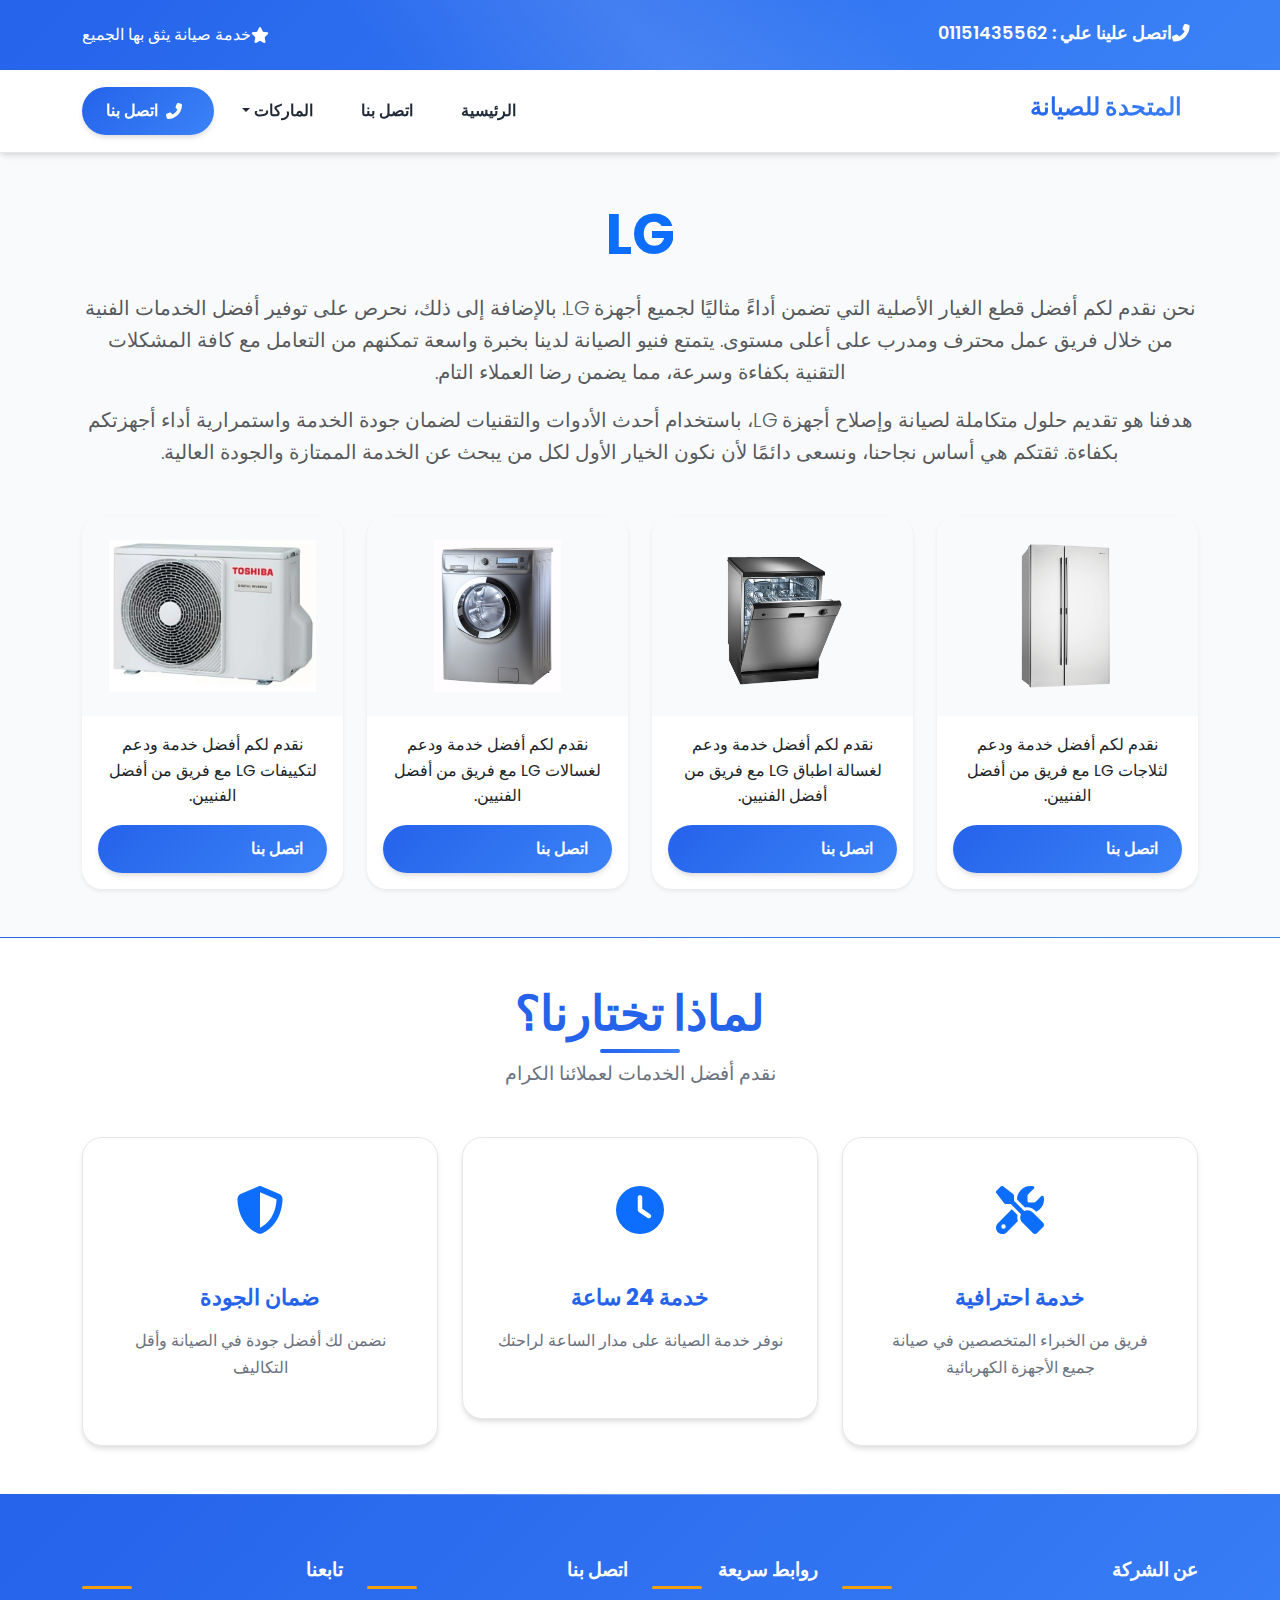
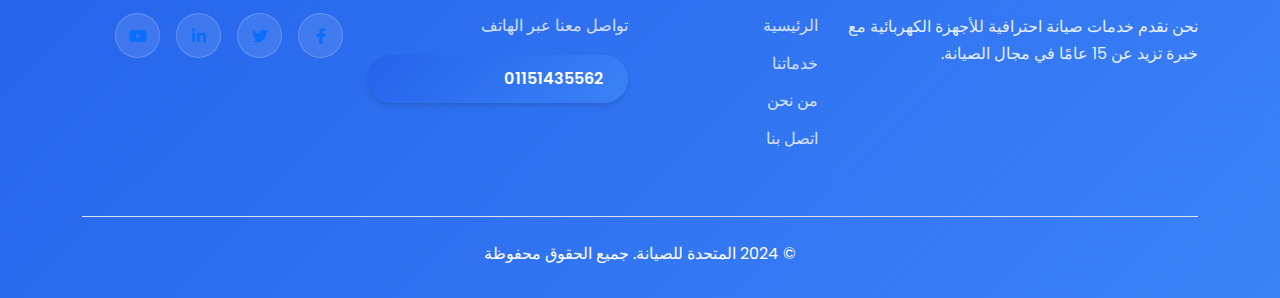
<file: Lg.html>
<!DOCTYPE html>
<html lang="ar" dir="rtl">
  <head>
    <meta charset="UTF-8" />
    <meta name="viewport" content="width=device-width, initial-scale=1.0" />
    <meta name="google-site-verification" content="VGnqzaQQSe1uB4lO_XbODvb97uGJ-MLUrVupu5YDLj0" />
    <title>صيانة LG - المتحدة للصيانة</title>
    <link rel="icon" type="image/x-icon" href="images/preferences.png">
<!-- Google tag (gtag.js) -->
<script async src="https://www.googletagmanager.com/gtag/js?id=AW-17583650779"></script>
<script>
  window.dataLayer = window.dataLayer || [];
  function gtag(){dataLayer.push(arguments);}
  gtag('js', new Date());

  gtag('config', 'AW-17583650779');
</script>

    <!-- css styles -->
    <link rel="stylesheet" href="css/bootstrap.min.css" />
    <link rel="stylesheet" href="css/all.min.css" />
    <link rel="stylesheet" href="css/homepage.css" />

    <!-- Google fonts -->
    <link rel="preconnect" href="https://fonts.googleapis.com" />
    <link rel="preconnect" href="https://fonts.gstatic.com" crossorigin />
    <link href="https://fonts.googleapis.com/css2?family=Poppins:wght@300;400;500;600;700;800;900&display=swap" rel="stylesheet" />
  </head>
  <body>
    <!-- Header -->
    <header class="header-h">  
      <div class="container">
        <div class="row align-items-center">
          <div class="col-md-6">
            <div class="number">
              <h2>
                <a href="tel:01151435562"><i class="fas fa-phone-alt me-2"></i>اتصل علينا علي : 01151435562</a>
              </h2>
            </div> 
          </div>
          <div class="col-md-6">
            <div class="quote text-md-end">
              <p>
                <i class="fas fa-star me-2"></i>خدمة صيانة يثق بها الجميع
              </p>
            </div>
          </div>
        </div>
      </div>
    </header>

    <!-- Navbar -->
    <nav class="navbar navbar-expand-lg sticky-top" dir="rtl">
      <div class="container">
        <a class="navbar-brand" href="index.html">
          <h4>المتحدة للصيانة</h4>
        </a>
        <button class="navbar-toggler" type="button" data-bs-toggle="collapse" data-bs-target="#main">
          <i class="fa-solid fa-bars"></i>
        </button>
        <div class="collapse navbar-collapse" id="main">
          <ul class="navbar-nav me-auto mb-2 mb-lg-0">
            <li class="nav-item">
              <a class="nav-link" href="index.html">الرئيسية</a>
            </li>
            <li class="nav-item">
              <a class="nav-link" href="tel:01151435562">اتصل بنا</a>
            </li>
            <li class="nav-item dropdown">
              <a class="nav-link dropdown-toggle" href="#" id="navbarDropdown" role="button" data-bs-toggle="dropdown">
                الماركات
              </a>
              <ul class="dropdown-menu text-end">
                <li><a class="dropdown-item" href="toshiba.html">Toshiba</a></li>
                <li><a class="dropdown-item" href="Lg.html">LG</a></li>
                <li><a class="dropdown-item" href="zanussi.html">Zanussi</a></li>
                <li><a class="dropdown-item" href="Kiriazi.html">Kiriazi</a></li>
                <li><hr class="dropdown-divider" /></li>
                <li><a class="dropdown-item" href="Beko.html">Beko</a></li>
                <li><a class="dropdown-item" href="Fresh.html">Fresh</a></li>
              </ul>
            </li>
          </ul>
          <div class="d-flex">
            <a class="btn main-btn" href="tel:01151435562">
              <i class="fas fa-phone-alt me-2"></i>اتصل بنا
            </a>
          </div>
        </div>
      </div>
    </nav>

    <!-- Brand Section -->
    <section class="brand-section py-5">
      <div class="container">
        <div class="text-center mb-5">
          <h1 class="display-4 fw-bold text-primary mb-4">LG</h1>
          <p class="lead text-muted">
            نحن نقدم لكم أفضل قطع الغيار الأصلية التي تضمن أداءً مثاليًا لجميع أجهزة LG. بالإضافة إلى ذلك، نحرص على توفير أفضل الخدمات الفنية من خلال فريق عمل محترف ومدرب على أعلى مستوى. يتمتع فنيو الصيانة لدينا بخبرة واسعة تمكنهم من التعامل مع كافة المشكلات التقنية بكفاءة وسرعة، مما يضمن رضا العملاء التام.
          </p>
          <p class="lead text-muted">
            هدفنا هو تقديم حلول متكاملة لصيانة وإصلاح أجهزة LG، باستخدام أحدث الأدوات والتقنيات لضمان جودة الخدمة واستمرارية أداء أجهزتكم بكفاءة. ثقتكم هي أساس نجاحنا، ونسعى دائمًا لأن نكون الخيار الأول لكل من يبحث عن الخدمة الممتازة والجودة العالية.
          </p>
        </div>

        <div class="row g-4">
          <div class="col-sm-6 col-md-3">
            <div class="card h-100 border-0 shadow-sm">
              <img src="images/refrigerator.png" class="card-img-top p-4" alt="ثلاجات LG">
              <div class="card-body text-center">
                <p class="card-text">نقدم لكم أفضل خدمة ودعم لثلاجات LG مع فريق من أفضل الفنيين.</p>
                <a href="tel:01151435562" class="btn main-btn w-100">اتصل بنا</a>
              </div>
            </div>
          </div>
          <div class="col-sm-6 col-md-3">
            <div class="card h-100 border-0 shadow-sm">
              <img src="images/plate_washing.png" class="card-img-top p-4" alt="غسالة اطباق LG">
              <div class="card-body text-center">
                <p class="card-text">نقدم لكم أفضل خدمة ودعم لغسالة اطباق LG مع فريق من أفضل الفنيين.</p>
                <a href="tel:01151435562" class="btn main-btn w-100">اتصل بنا</a>
              </div>
            </div>
          </div>
          <div class="col-sm-6 col-md-3">
            <div class="card h-100 border-0 shadow-sm">
              <img src="images/washing_machine.png" class="card-img-top p-4" alt="غسالات LG">
              <div class="card-body text-center">
                <p class="card-text">نقدم لكم أفضل خدمة ودعم لغسالات LG مع فريق من أفضل الفنيين.</p>
                <a href="tel:01151435562" class="btn main-btn w-100">اتصل بنا</a>
              </div>
            </div>
          </div>
          <div class="col-sm-6 col-md-3">
            <div class="card h-100 border-0 shadow-sm">
              <img src="images/air_toshiba.jfif" class="card-img-top p-4" alt="تكييفات LG">
              <div class="card-body text-center">
                <p class="card-text">نقدم لكم أفضل خدمة ودعم لتكييفات LG مع فريق من أفضل الفنيين.</p>
                <a href="tel:01151435562" class="btn main-btn w-100">اتصل بنا</a>
              </div>
            </div>
          </div>
        </div>
      </div>
    </section>

    <!-- Features Section -->
    <section class="features py-5">
      <div class="container">
        <div class="main-title text-center mb-5">
          <h2>لماذا تختارنا؟</h2>
          <p>نقدم أفضل الخدمات لعملائنا الكرام</p>
        </div>
        <div class="row g-4">
          <div class="col-md-6 col-lg-4">
            <div class="feat text-center">
              <i class="fas fa-tools fa-3x mb-4 text-primary"></i>
              <h4>خدمة احترافية</h4>
              <p>فريق من الخبراء المتخصصين في صيانة جميع الأجهزة الكهربائية</p>
            </div>
          </div>
          <div class="col-md-6 col-lg-4">
            <div class="feat text-center">
              <i class="fas fa-clock fa-3x mb-4 text-primary"></i>
              <h4>خدمة 24 ساعة</h4>
              <p>نوفر خدمة الصيانة على مدار الساعة لراحتك</p>
            </div>
          </div>
          <div class="col-md-6 col-lg-4">
            <div class="feat text-center">
              <i class="fas fa-shield-alt fa-3x mb-4 text-primary"></i>
              <h4>ضمان الجودة</h4>
              <p>نضمن لك أفضل جودة في الصيانة وأقل التكاليف</p>
            </div>
          </div>
        </div>
      </div>
    </section>

    <!-- Footer -->
    <footer class="footer">
      <div class="container">
        <div class="row g-4">
          <div class="col-md-6 col-lg-4">
            <div class="info">
              <h5>عن الشركة</h5>
              <p>نحن نقدم خدمات صيانة احترافية للأجهزة الكهربائية مع خبرة تزيد عن 15 عامًا في مجال الصيانة.</p>
            </div>
          </div>
          <div class="col-md-6 col-lg-2">
            <div class="links">
              <h5>روابط سريعة</h5>
              <ul class="list-unstyled">
                <li><a href="index.html">الرئيسية</a></li>
                <li><a href="#services">خدماتنا</a></li>
                <li><a href="#about">من نحن</a></li>
                <li><a href="#contact">اتصل بنا</a></li>
              </ul>
            </div>
          </div>
          <div class="col-md-6 col-lg-3">
            <div class="contact">
              <h5>اتصل بنا</h5>
              <p>تواصل معنا عبر الهاتف</p>
              <a href="tel:01151435562" class="btn main-btn w-100">01151435562</a>
            </div>
          </div>
          <div class="col-md-6 col-lg-3">
            <div class="social-icons">
              <h5>تابعنا</h5>
              <div class="d-flex gap-3 mt-3">
                <a href="#" class="facebook"><i class="fab fa-facebook-f"></i></a>
                <a href="#" class="twitter"><i class="fab fa-twitter"></i></a>
                <a href="#" class="linkedin"><i class="fab fa-linkedin-in"></i></a>
                <a href="#" class="youtube"><i class="fab fa-youtube"></i></a>
              </div>
            </div>
          </div>
        </div>
        <div class="text-center mt-5 pt-4 border-top">
          <p class="mb-0">© 2024 المتحدة للصيانة. جميع الحقوق محفوظة</p>
        </div>
      </div>
    </footer>

    <script src="js/bootstrap.bundle.min.js"></script>
    <script src="js/all.min.js"></script>
  </body>
</html>
</file>
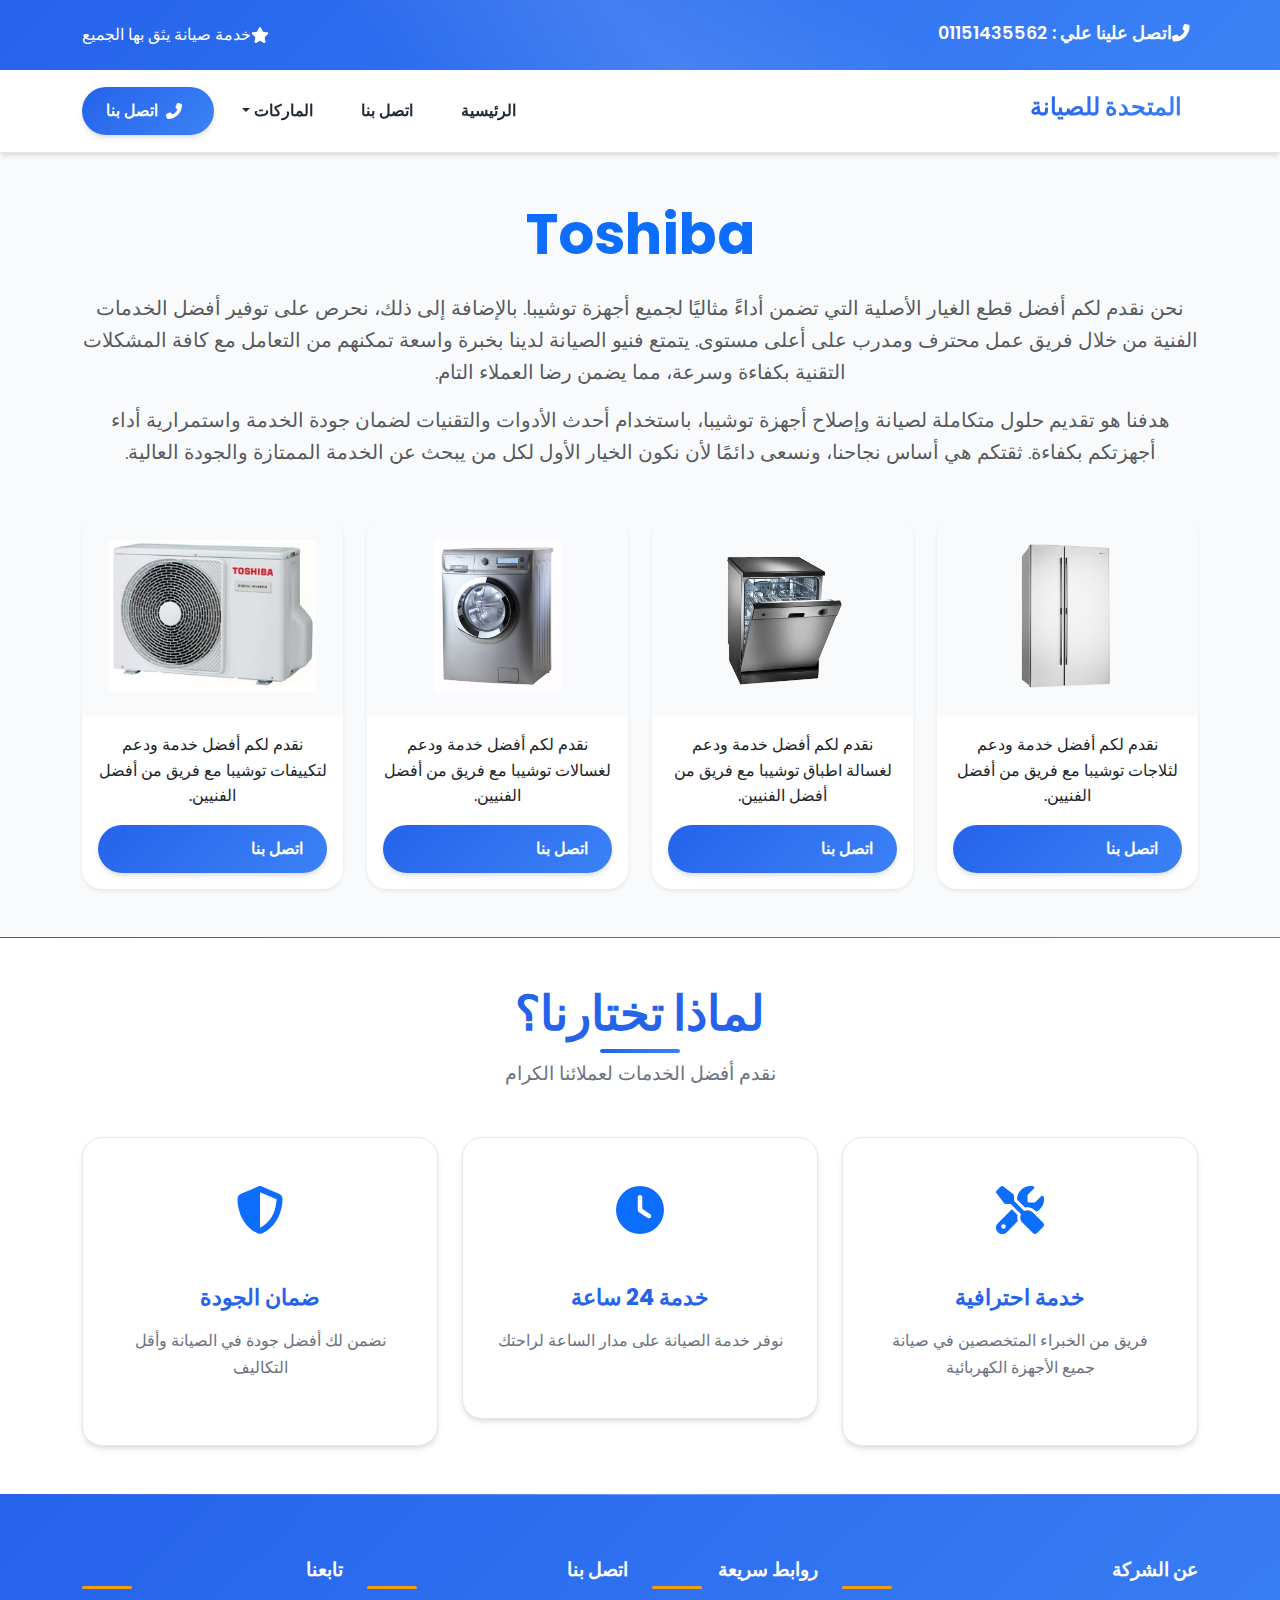
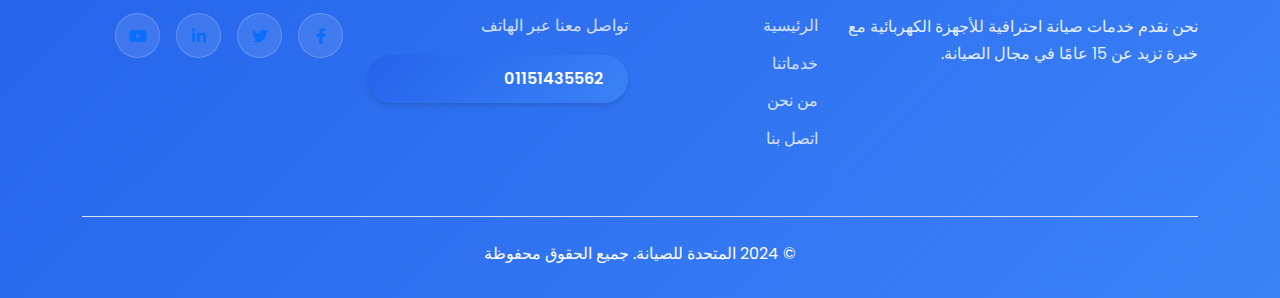
<file: toshiba.html>
<!DOCTYPE html>
<html lang="ar" dir="rtl">
  <head>
    <meta charset="UTF-8" />
    <meta name="viewport" content="width=device-width, initial-scale=1.0" />
    <meta name="google-site-verification" content="VGnqzaQQSe1uB4lO_XbODvb97uGJ-MLUrVupu5YDLj0" />
    <title>صيانة توشيبا - المتحدة للصيانة</title>
    <link rel="icon" type="image/x-icon" href="images/preferences.png">
<!-- Google tag (gtag.js) -->
<script async src="https://www.googletagmanager.com/gtag/js?id=AW-17583650779"></script>
<script>
  window.dataLayer = window.dataLayer || [];
  function gtag(){dataLayer.push(arguments);}
  gtag('js', new Date());

  gtag('config', 'AW-17583650779');
</script>

    <!-- css styles -->
    <link rel="stylesheet" href="css/bootstrap.min.css" />
    <link rel="stylesheet" href="css/all.min.css" />
    <link rel="stylesheet" href="css/homepage.css" />

    <!-- Google fonts -->
    <link rel="preconnect" href="https://fonts.googleapis.com" />
    <link rel="preconnect" href="https://fonts.gstatic.com" crossorigin />
    <link href="https://fonts.googleapis.com/css2?family=Poppins:wght@300;400;500;600;700;800;900&display=swap" rel="stylesheet" />
  </head>
  <body>
    <!-- Header -->
    <header class="header-h">  
      <div class="container">
        <div class="row align-items-center">
          <div class="col-md-6">
            <div class="number">
              <h2>
                <a href="tel:01151435562"><i class="fas fa-phone-alt me-2"></i>اتصل علينا علي : 01151435562</a>
              </h2>
            </div> 
          </div>
          <div class="col-md-6">
            <div class="quote text-md-end">
              <p>
                <i class="fas fa-star me-2"></i>خدمة صيانة يثق بها الجميع
              </p>
            </div>
          </div>
        </div>
      </div>
    </header>

    <!-- Navbar -->
    <nav class="navbar navbar-expand-lg sticky-top" dir="rtl">
      <div class="container">
        <a class="navbar-brand" href="index.html">
          <h4>المتحدة للصيانة</h4>
        </a>
        <button class="navbar-toggler" type="button" data-bs-toggle="collapse" data-bs-target="#main">
          <i class="fa-solid fa-bars"></i>
        </button>
        <div class="collapse navbar-collapse" id="main">
          <ul class="navbar-nav me-auto mb-2 mb-lg-0">
            <li class="nav-item">
              <a class="nav-link" href="index.html">الرئيسية</a>
            </li>
            <li class="nav-item">
              <a class="nav-link" href="tel:01151435562">اتصل بنا</a>
            </li>
            <li class="nav-item dropdown">
              <a class="nav-link dropdown-toggle" href="#" id="navbarDropdown" role="button" data-bs-toggle="dropdown">
                الماركات
              </a>
              <ul class="dropdown-menu text-end">
                <li><a class="dropdown-item" href="toshiba.html">Toshiba</a></li>
                <li><a class="dropdown-item" href="Lg.html">LG</a></li>
                <li><a class="dropdown-item" href="zanussi.html">Zanussi</a></li>
                <li><a class="dropdown-item" href="Kiriazi.html">Kiriazi</a></li>
                <li><hr class="dropdown-divider" /></li>
                <li><a class="dropdown-item" href="Beko.html">Beko</a></li>
                <li><a class="dropdown-item" href="Fresh.html">Fresh</a></li>
              </ul>
            </li>
          </ul>
          <div class="d-flex">
            <a class="btn main-btn" href="tel:01151435562">
              <i class="fas fa-phone-alt me-2"></i>اتصل بنا
            </a>
          </div>
        </div>
      </div>
    </nav>

    <!-- Brand Section -->
    <section class="brand-section py-5">
      <div class="container">
        <div class="text-center mb-5">
          <h1 class="display-4 fw-bold text-primary mb-4">Toshiba</h1>
          <p class="lead text-muted">
            نحن نقدم لكم أفضل قطع الغيار الأصلية التي تضمن أداءً مثاليًا لجميع أجهزة توشيبا. بالإضافة إلى ذلك، نحرص على توفير أفضل الخدمات الفنية من خلال فريق عمل محترف ومدرب على أعلى مستوى. يتمتع فنيو الصيانة لدينا بخبرة واسعة تمكنهم من التعامل مع كافة المشكلات التقنية بكفاءة وسرعة، مما يضمن رضا العملاء التام.
          </p>
          <p class="lead text-muted">
            هدفنا هو تقديم حلول متكاملة لصيانة وإصلاح أجهزة توشيبا، باستخدام أحدث الأدوات والتقنيات لضمان جودة الخدمة واستمرارية أداء أجهزتكم بكفاءة. ثقتكم هي أساس نجاحنا، ونسعى دائمًا لأن نكون الخيار الأول لكل من يبحث عن الخدمة الممتازة والجودة العالية.
          </p>
        </div>

        <div class="row g-4">
          <div class="col-sm-6 col-md-3">
            <div class="card h-100 border-0 shadow-sm">
              <img src="images/refrigerator.png" class="card-img-top p-4" alt="ثلاجات توشيبا">
              <div class="card-body text-center">
                <p class="card-text">نقدم لكم أفضل خدمة ودعم لثلاجات توشيبا مع فريق من أفضل الفنيين.</p>
                <a href="tel:01151435562" class="btn main-btn w-100">اتصل بنا</a>
              </div>
            </div>
          </div>
          <div class="col-sm-6 col-md-3">
            <div class="card h-100 border-0 shadow-sm">
              <img src="images/plate_washing.png" class="card-img-top p-4" alt="غسالة اطباق توشيبا">
              <div class="card-body text-center">
                <p class="card-text">نقدم لكم أفضل خدمة ودعم لغسالة اطباق توشيبا مع فريق من أفضل الفنيين.</p>
                <a href="tel:01151435562" class="btn main-btn w-100">اتصل بنا</a>
              </div>
            </div>
          </div>
          <div class="col-sm-6 col-md-3">
            <div class="card h-100 border-0 shadow-sm">
              <img src="images/washing_machine.png" class="card-img-top p-4" alt="غسالات توشيبا">
              <div class="card-body text-center">
                <p class="card-text">نقدم لكم أفضل خدمة ودعم لغسالات توشيبا مع فريق من أفضل الفنيين.</p>
                <a href="tel:01151435562" class="btn main-btn w-100">اتصل بنا</a>
              </div>
            </div>
          </div>
          <div class="col-sm-6 col-md-3">
            <div class="card h-100 border-0 shadow-sm">
              <img src="images/air_toshiba.jfif" class="card-img-top p-4" alt="تكييفات توشيبا">
              <div class="card-body text-center">
                <p class="card-text">نقدم لكم أفضل خدمة ودعم لتكييفات توشيبا مع فريق من أفضل الفنيين.</p>
                <a href="tel:01151435562" class="btn main-btn w-100">اتصل بنا</a>
              </div>
            </div>
          </div>
        </div>
      </div>
    </section>

    <!-- Features Section -->
    <section class="features py-5">
      <div class="container">
        <div class="main-title text-center mb-5">
          <h2>لماذا تختارنا؟</h2>
          <p>نقدم أفضل الخدمات لعملائنا الكرام</p>
        </div>
        <div class="row g-4">
          <div class="col-md-6 col-lg-4">
            <div class="feat text-center">
              <i class="fas fa-tools fa-3x mb-4 text-primary"></i>
              <h4>خدمة احترافية</h4>
              <p>فريق من الخبراء المتخصصين في صيانة جميع الأجهزة الكهربائية</p>
            </div>
          </div>
          <div class="col-md-6 col-lg-4">
            <div class="feat text-center">
              <i class="fas fa-clock fa-3x mb-4 text-primary"></i>
              <h4>خدمة 24 ساعة</h4>
              <p>نوفر خدمة الصيانة على مدار الساعة لراحتك</p>
            </div>
          </div>
          <div class="col-md-6 col-lg-4">
            <div class="feat text-center">
              <i class="fas fa-shield-alt fa-3x mb-4 text-primary"></i>
              <h4>ضمان الجودة</h4>
              <p>نضمن لك أفضل جودة في الصيانة وأقل التكاليف</p>
            </div>
          </div>
        </div>
      </div>
    </section>

    <!-- Footer -->
    <footer class="footer">
      <div class="container">
        <div class="row g-4">
          <div class="col-md-6 col-lg-4">
            <div class="info">
              <h5>عن الشركة</h5>
              <p>نحن نقدم خدمات صيانة احترافية للأجهزة الكهربائية مع خبرة تزيد عن 15 عامًا في مجال الصيانة.</p>
            </div>
          </div>
          <div class="col-md-6 col-lg-2">
            <div class="links">
              <h5>روابط سريعة</h5>
              <ul class="list-unstyled">
                <li><a href="index.html">الرئيسية</a></li>
                <li><a href="#services">خدماتنا</a></li>
                <li><a href="#about">من نحن</a></li>
                <li><a href="#contact">اتصل بنا</a></li>
              </ul>
            </div>
          </div>
          <div class="col-md-6 col-lg-3">
            <div class="contact">
              <h5>اتصل بنا</h5>
              <p>تواصل معنا عبر الهاتف</p>
              <a href="tel:01151435562" class="btn main-btn w-100">01151435562</a>
            </div>
          </div>
          <div class="col-md-6 col-lg-3">
            <div class="social-icons">
              <h5>تابعنا</h5>
              <div class="d-flex gap-3 mt-3">
                <a href="#" class="facebook"><i class="fab fa-facebook-f"></i></a>
                <a href="#" class="twitter"><i class="fab fa-twitter"></i></a>
                <a href="#" class="linkedin"><i class="fab fa-linkedin-in"></i></a>
                <a href="#" class="youtube"><i class="fab fa-youtube"></i></a>
              </div>
            </div>
          </div>
        </div>
        <div class="text-center mt-5 pt-4 border-top">
          <p class="mb-0">© 2024 المتحدة للصيانة. جميع الحقوق محفوظة</p>
        </div>
      </div>
    </footer>

    <script src="js/bootstrap.bundle.min.js"></script>
    <script src="js/all.min.js"></script>
  </body>
</html>
</file>
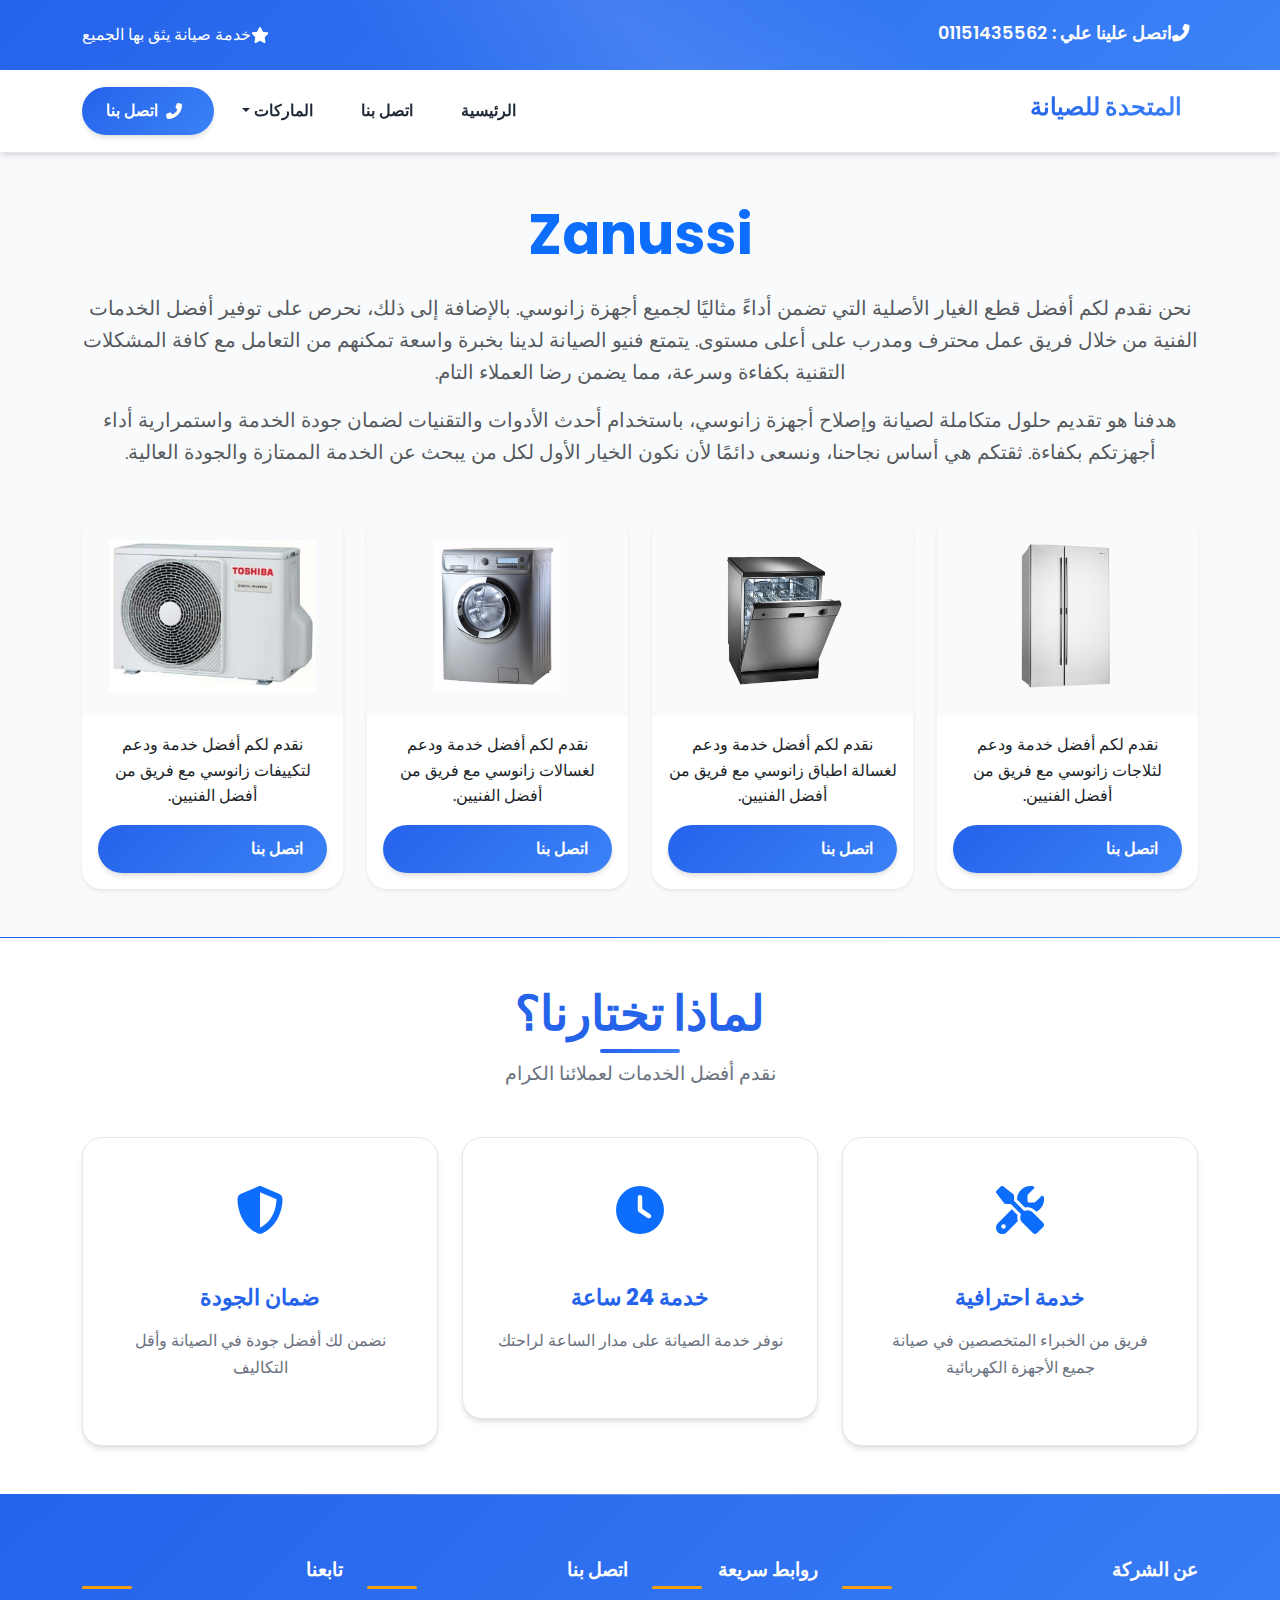
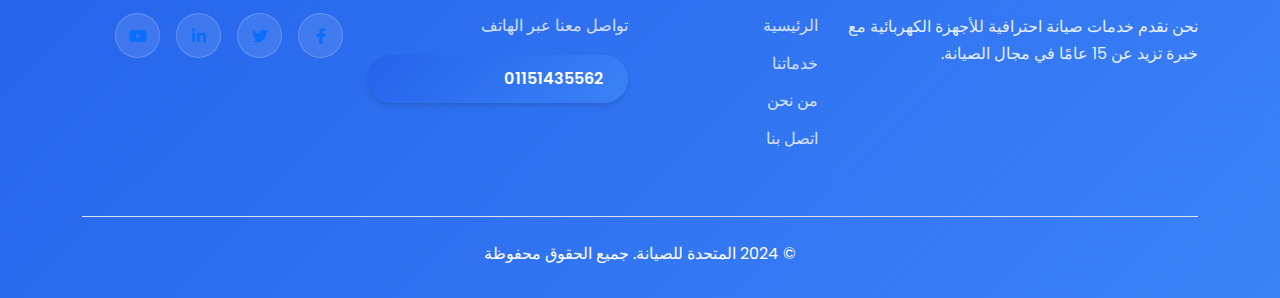
<file: zanussi.html>
<!DOCTYPE html>
<html lang="ar" dir="rtl">
  <head>
    <meta charset="UTF-8" />
    <meta name="viewport" content="width=device-width, initial-scale=1.0" />
    <meta name="google-site-verification" content="VGnqzaQQSe1uB4lO_XbODvb97uGJ-MLUrVupu5YDLj0" />
    <title>صيانة زانوسي - المتحدة للصيانة</title>
    <link rel="icon" type="image/x-icon" href="images/preferences.png">
<!-- Google tag (gtag.js) -->
<script async src="https://www.googletagmanager.com/gtag/js?id=AW-17583650779"></script>
<script>
  window.dataLayer = window.dataLayer || [];
  function gtag(){dataLayer.push(arguments);}
  gtag('js', new Date());

  gtag('config', 'AW-17583650779');
</script>

    <!-- css styles -->
    <link rel="stylesheet" href="css/bootstrap.min.css" />
    <link rel="stylesheet" href="css/all.min.css" />
    <link rel="stylesheet" href="css/homepage.css" />

    <!-- Google fonts -->
    <link rel="preconnect" href="https://fonts.googleapis.com" />
    <link rel="preconnect" href="https://fonts.gstatic.com" crossorigin />
    <link href="https://fonts.googleapis.com/css2?family=Poppins:wght@300;400;500;600;700;800;900&display=swap" rel="stylesheet" />
  </head>
  <body>
    <!-- Header -->
    <header class="header-h">  
      <div class="container">
        <div class="row align-items-center">
          <div class="col-md-6">
            <div class="number">
              <h2>
                <a href="tel:01151435562"><i class="fas fa-phone-alt me-2"></i>اتصل علينا علي : 01151435562</a>
              </h2>
            </div> 
          </div>
          <div class="col-md-6">
            <div class="quote text-md-end">
              <p>
                <i class="fas fa-star me-2"></i>خدمة صيانة يثق بها الجميع
              </p>
            </div>
          </div>
        </div>
      </div>
    </header>

    <!-- Navbar -->
    <nav class="navbar navbar-expand-lg sticky-top" dir="rtl">
      <div class="container">
        <a class="navbar-brand" href="index.html">
          <h4>المتحدة للصيانة</h4>
        </a>
        <button class="navbar-toggler" type="button" data-bs-toggle="collapse" data-bs-target="#main">
          <i class="fa-solid fa-bars"></i>
        </button>
        <div class="collapse navbar-collapse" id="main">
          <ul class="navbar-nav me-auto mb-2 mb-lg-0">
            <li class="nav-item">
              <a class="nav-link" href="index.html">الرئيسية</a>
            </li>
            <li class="nav-item">
              <a class="nav-link" href="tel:01151435562">اتصل بنا</a>
            </li>
            <li class="nav-item dropdown">
              <a class="nav-link dropdown-toggle" href="#" id="navbarDropdown" role="button" data-bs-toggle="dropdown">
                الماركات
              </a>
              <ul class="dropdown-menu text-end">
                <li><a class="dropdown-item" href="toshiba.html">Toshiba</a></li>
                <li><a class="dropdown-item" href="Lg.html">LG</a></li>
                <li><a class="dropdown-item" href="zanussi.html">Zanussi</a></li>
                <li><a class="dropdown-item" href="Kiriazi.html">Kiriazi</a></li>
                <li><hr class="dropdown-divider" /></li>
                <li><a class="dropdown-item" href="Beko.html">Beko</a></li>
                <li><a class="dropdown-item" href="Fresh.html">Fresh</a></li>
              </ul>
            </li>
          </ul>
          <div class="d-flex">
            <a class="btn main-btn" href="tel:01151435562">
              <i class="fas fa-phone-alt me-2"></i>اتصل بنا
            </a>
          </div>
        </div>
      </div>
    </nav>

    <!-- Brand Section -->
    <section class="brand-section py-5">
      <div class="container">
        <div class="text-center mb-5">
          <h1 class="display-4 fw-bold text-primary mb-4">Zanussi</h1>
          <p class="lead text-muted">
            نحن نقدم لكم أفضل قطع الغيار الأصلية التي تضمن أداءً مثاليًا لجميع أجهزة زانوسي. بالإضافة إلى ذلك، نحرص على توفير أفضل الخدمات الفنية من خلال فريق عمل محترف ومدرب على أعلى مستوى. يتمتع فنيو الصيانة لدينا بخبرة واسعة تمكنهم من التعامل مع كافة المشكلات التقنية بكفاءة وسرعة، مما يضمن رضا العملاء التام.
          </p>
          <p class="lead text-muted">
            هدفنا هو تقديم حلول متكاملة لصيانة وإصلاح أجهزة زانوسي، باستخدام أحدث الأدوات والتقنيات لضمان جودة الخدمة واستمرارية أداء أجهزتكم بكفاءة. ثقتكم هي أساس نجاحنا، ونسعى دائمًا لأن نكون الخيار الأول لكل من يبحث عن الخدمة الممتازة والجودة العالية.
          </p>
        </div>

        <div class="row g-4">
          <div class="col-sm-6 col-md-3">
            <div class="card h-100 border-0 shadow-sm">
              <img src="images/refrigerator.png" class="card-img-top p-4" alt="ثلاجات زانوسي">
              <div class="card-body text-center">
                <p class="card-text">نقدم لكم أفضل خدمة ودعم لثلاجات زانوسي مع فريق من أفضل الفنيين.</p>
                <a href="tel:01151435562" class="btn main-btn w-100">اتصل بنا</a>
              </div>
            </div>
          </div>
          <div class="col-sm-6 col-md-3">
            <div class="card h-100 border-0 shadow-sm">
              <img src="images/plate_washing.png" class="card-img-top p-4" alt="غسالة اطباق زانوسي">
              <div class="card-body text-center">
                <p class="card-text">نقدم لكم أفضل خدمة ودعم لغسالة اطباق زانوسي مع فريق من أفضل الفنيين.</p>
                <a href="tel:01151435562" class="btn main-btn w-100">اتصل بنا</a>
              </div>
            </div>
          </div>
          <div class="col-sm-6 col-md-3">
            <div class="card h-100 border-0 shadow-sm">
              <img src="images/washing_machine.png" class="card-img-top p-4" alt="غسالات زانوسي">
              <div class="card-body text-center">
                <p class="card-text">نقدم لكم أفضل خدمة ودعم لغسالات زانوسي مع فريق من أفضل الفنيين.</p>
                <a href="tel:01151435562" class="btn main-btn w-100">اتصل بنا</a>
              </div>
            </div>
          </div>
          <div class="col-sm-6 col-md-3">
            <div class="card h-100 border-0 shadow-sm">
              <img src="images/air_toshiba.jfif" class="card-img-top p-4" alt="تكييفات زانوسي">
              <div class="card-body text-center">
                <p class="card-text">نقدم لكم أفضل خدمة ودعم لتكييفات زانوسي مع فريق من أفضل الفنيين.</p>
                <a href="tel:01151435562" class="btn main-btn w-100">اتصل بنا</a>
              </div>
            </div>
          </div>
        </div>
      </div>
    </section>

    <!-- Features Section -->
    <section class="features py-5">
      <div class="container">
        <div class="main-title text-center mb-5">
          <h2>لماذا تختارنا؟</h2>
          <p>نقدم أفضل الخدمات لعملائنا الكرام</p>
        </div>
        <div class="row g-4">
          <div class="col-md-6 col-lg-4">
            <div class="feat text-center">
              <i class="fas fa-tools fa-3x mb-4 text-primary"></i>
              <h4>خدمة احترافية</h4>
              <p>فريق من الخبراء المتخصصين في صيانة جميع الأجهزة الكهربائية</p>
            </div>
          </div>
          <div class="col-md-6 col-lg-4">
            <div class="feat text-center">
              <i class="fas fa-clock fa-3x mb-4 text-primary"></i>
              <h4>خدمة 24 ساعة</h4>
              <p>نوفر خدمة الصيانة على مدار الساعة لراحتك</p>
            </div>
          </div>
          <div class="col-md-6 col-lg-4">
            <div class="feat text-center">
              <i class="fas fa-shield-alt fa-3x mb-4 text-primary"></i>
              <h4>ضمان الجودة</h4>
              <p>نضمن لك أفضل جودة في الصيانة وأقل التكاليف</p>
            </div>
          </div>
        </div>
      </div>
    </section>

    <!-- Footer -->
    <footer class="footer">
      <div class="container">
        <div class="row g-4">
          <div class="col-md-6 col-lg-4">
            <div class="info">
              <h5>عن الشركة</h5>
              <p>نحن نقدم خدمات صيانة احترافية للأجهزة الكهربائية مع خبرة تزيد عن 15 عامًا في مجال الصيانة.</p>
            </div>
          </div>
          <div class="col-md-6 col-lg-2">
            <div class="links">
              <h5>روابط سريعة</h5>
              <ul class="list-unstyled">
                <li><a href="index.html">الرئيسية</a></li>
                <li><a href="#services">خدماتنا</a></li>
                <li><a href="#about">من نحن</a></li>
                <li><a href="#contact">اتصل بنا</a></li>
              </ul>
            </div>
          </div>
          <div class="col-md-6 col-lg-3">
            <div class="contact">
              <h5>اتصل بنا</h5>
              <p>تواصل معنا عبر الهاتف</p>
              <a href="tel:01151435562" class="btn main-btn w-100">01151435562</a>
            </div>
          </div>
          <div class="col-md-6 col-lg-3">
            <div class="social-icons">
              <h5>تابعنا</h5>
              <div class="d-flex gap-3 mt-3">
                <a href="#" class="facebook"><i class="fab fa-facebook-f"></i></a>
                <a href="#" class="twitter"><i class="fab fa-twitter"></i></a>
                <a href="#" class="linkedin"><i class="fab fa-linkedin-in"></i></a>
                <a href="#" class="youtube"><i class="fab fa-youtube"></i></a>
              </div>
            </div>
          </div>
        </div>
        <div class="text-center mt-5 pt-4 border-top">
          <p class="mb-0">© 2024 المتحدة للصيانة. جميع الحقوق محفوظة</p>
        </div>
      </div>
    </footer>

    <script src="js/bootstrap.bundle.min.js"></script>
    <script src="js/all.min.js"></script>
  </body>
</html>
</file>
<file: css/homepage.css>
:root {
    --primary-color: #2563eb;
    --primary-dark: #1d4ed8;
    --primary-light: #3b82f6;
    --secondary-color: #f59e0b;
    --secondary-dark: #d97706;
    --accent-color: #10b981;
    --success-color: #059669;
    --warning-color: #f59e0b;
    --danger-color: #dc2626;
    --text-color: #1f2937;
    --text-light: #6b7280;
    --light-bg: #f8fafc;
    --white: #ffffff;
    --gray-50: #f9fafb;
    --gray-100: #f3f4f6;
    --gray-200: #e5e7eb;
    --gray-300: #d1d5db;
    --gray-400: #9ca3af;
    --gray-500: #6b7280;
    --gray-600: #4b5563;
    --gray-700: #374151;
    --gray-800: #1f2937;
    --gray-900: #111827;
    --gradient-primary: linear-gradient(135deg, var(--primary-color), var(--primary-light));
    --gradient-secondary: linear-gradient(135deg, var(--secondary-color), var(--secondary-dark));
    --gradient-hero: linear-gradient(135deg, var(--primary-color), var(--accent-color));
    --shadow-sm: 0 1px 2px 0 rgba(0, 0, 0, 0.05);
    --shadow-md: 0 4px 6px -1px rgba(0, 0, 0, 0.1), 0 2px 4px -1px rgba(0, 0, 0, 0.06);
    --shadow-lg: 0 10px 15px -3px rgba(0, 0, 0, 0.1), 0 4px 6px -2px rgba(0, 0, 0, 0.05);
    --shadow-xl: 0 20px 25px -5px rgba(0, 0, 0, 0.1), 0 10px 10px -5px rgba(0, 0, 0, 0.04);
}

* {
    margin: 0;
    padding: 0;
    box-sizing: border-box;
}

body {
    font-family: 'Poppins', -apple-system, BlinkMacSystemFont, 'Segoe UI', Roboto, sans-serif;
    color: var(--text-color);
    line-height: 1.6;
    display: flex;
    flex-direction: column;
    min-height: 100vh;
    background-color: var(--white);
    overflow-x: hidden;
}

/* Header Styles */
.header-h {
    background: var(--gradient-primary);
    padding: 0.75rem 0;
    position: relative;
    overflow: hidden;
}

.header-h::before {
    content: '';
    position: absolute;
    top: 0;
    left: 0;
    right: 0;
    bottom: 0;
    background: linear-gradient(45deg, transparent 30%, rgba(255,255,255,0.1) 50%, transparent 70%);
    animation: shimmer 3s infinite;
}

@keyframes shimmer {
    0% { transform: translateX(-100%); }
    100% { transform: translateX(100%); }
}

.number h2 a {
    color: var(--white);
    font-size: 1.1rem;
    font-weight: 600;
    transition: all 0.3s ease;
    text-decoration: none;
    display: inline-flex;
    align-items: center;
}

.number h2 a:hover {
    color: var(--secondary-color);
    transform: translateY(-2px);
}

.quote p {
    color: var(--white);
    font-size: 1rem;
    margin: 0;
    font-weight: 500;
    display: flex;
    align-items: center;
    justify-content: flex-end;
}

/* Navbar Styles */
.navbar {
    background-color: var(--white);
    box-shadow: var(--shadow-md);
    padding: 1rem 0;
    position: sticky;
    top: 0;
    z-index: 1000;
    backdrop-filter: blur(10px);
    border-bottom: 1px solid var(--gray-200);
}

.navbar-brand h4 {
    color: var(--primary-color) !important;
    font-weight: 800;
    font-size: 1.5rem;
    background: var(--gradient-primary);
    -webkit-background-clip: text;
    -webkit-text-fill-color: transparent;
    background-clip: text;
    transition: all 0.3s ease;
}

.navbar-brand:hover h4 {
    transform: scale(1.05);
}

.navbar .nav-link {
    color: var(--text-color) !important;
    font-weight: 600;
    padding: 0.75rem 1.25rem !important;
    transition: all 0.3s ease;
    position: relative;
    border-radius: 8px;
    margin: 0 0.25rem;
}

.navbar .nav-link::before {
    content: '';
    position: absolute;
    bottom: 0;
    left: 50%;
    width: 0;
    height: 2px;
    background: var(--gradient-primary);
    transition: all 0.3s ease;
    transform: translateX(-50%);
}

.navbar .nav-link:hover::before,
.navbar .nav-link.active::before {
    width: 80%;
}

.navbar .nav-link:hover,
.navbar .nav-link.active {
    color: var(--primary-color) !important;
    background-color: var(--gray-50);
}

.main-btn {
    background: var(--gradient-primary);
    color: var(--white);
    padding: 0.75rem 1.5rem;
    border-radius: 50px;
    transition: all 0.3s ease;
    border: none;
    box-shadow: var(--shadow-md);
    font-weight: 600;
    text-decoration: none;
    display: inline-flex;
    align-items: center;
    gap: 0.5rem;
    position: relative;
    overflow: hidden;
}

.main-btn::before {
    content: '';
    position: absolute;
    top: 0;
    left: -100%;
    width: 100%;
    height: 100%;
    background: linear-gradient(90deg, transparent, rgba(255,255,255,0.2), transparent);
    transition: left 0.5s;
}

.main-btn:hover::before {
    left: 100%;
}

.main-btn:hover {
    background: var(--gradient-secondary);
    transform: translateY(-2px);
    box-shadow: var(--shadow-lg);
    color: var(--white);
}

/* Carousel/Slider Styles */
.carousel {
    position: relative;
    margin-bottom: 0;
    overflow: hidden;
}

.carousel-item {
    height: 70vh;
    min-height: 500px;
    overflow: hidden;
    position: relative;
}

.carousel-item img {
    width: 100%;
    height: 100%;
    object-fit: cover;
    transform: scale(1.1);
    transition: transform 8s ease;
    filter: brightness(0.7);
}

.carousel-item.active img {
    transform: scale(1);
}

.carousel-caption {
    background: rgba(0,0,0,0.4);
    padding: 3rem 2rem;
    border-radius: 20px;
    max-width: 800px;
    margin: 0 auto;
    backdrop-filter: blur(10px);
    border: 1px solid rgba(255,255,255,0.1);
    transform: translateY(30px);
    opacity: 0;
    transition: all 0.8s ease;
}

.carousel-item.active .carousel-caption {
    transform: translateY(0);
    opacity: 1;
}

.carousel-caption h1 {
    font-size: 3.5rem;
    font-weight: 800;
    margin-bottom: 1.5rem;
    text-shadow: 2px 2px 4px rgba(0,0,0,0.5);
    color: var(--white);
    line-height: 1.2;
}

.carousel-caption p {
    font-size: 1.3rem;
    margin-bottom: 2rem;
    text-shadow: 1px 1px 2px rgba(0,0,0,0.5);
    color: rgba(255,255,255,0.95);
    font-weight: 400;
}

.carousel-caption .btn {
    padding: 1rem 2.5rem;
    font-size: 1.1rem;
    font-weight: 700;
    text-transform: uppercase;
    letter-spacing: 1px;
    transition: all 0.3s ease;
    box-shadow: var(--shadow-lg);
    border-radius: 50px;
}

.carousel-caption .btn:hover {
    transform: translateY(-3px);
    box-shadow: var(--shadow-xl);
}

.carousel-control-prev,
.carousel-control-next {
    width: 5%;
    opacity: 0;
    transition: all 0.3s ease;
}

.carousel:hover .carousel-control-prev,
.carousel:hover .carousel-control-next {
    opacity: 0.9;
}

.carousel-control-prev-icon,
.carousel-control-next-icon {
    width: 3rem;
    height: 3rem;
    background-color: rgba(0,0,0,0.6);
    border-radius: 50%;
    background-size: 50%;
    transition: all 0.3s ease;
}

.carousel-control-prev:hover .carousel-control-prev-icon,
.carousel-control-next:hover .carousel-control-next-icon {
    background-color: var(--primary-color);
    transform: scale(1.1);
}

.carousel-indicators {
    bottom: 2rem;
}

.carousel-indicators button {
    width: 12px;
    height: 12px;
    border-radius: 50%;
    border: 2px solid var(--white);
    background-color: transparent;
    margin: 0 0.5rem;
    transition: all 0.3s ease;
}

.carousel-indicators button.active {
    background-color: var(--white);
    transform: scale(1.2);
}

/* Services Section */
.our-work {
    background: linear-gradient(135deg, var(--light-bg) 0%, var(--gray-50) 100%);
    padding: 6rem 0;
    position: relative;
}

.our-work::before {
    content: '';
    position: absolute;
    top: 0;
    left: 0;
    right: 0;
    height: 1px;
    background: var(--gradient-primary);
}

.main-title {
    position: relative;
    margin-bottom: 4rem;
}

.main-title h2 {
    color: var(--primary-color);
    font-size: 3rem;
    font-weight: 800;
    margin-bottom: 1rem;
    position: relative;
    display: inline-block;
}

.main-title h2::after {
    content: '';
    position: absolute;
    bottom: -10px;
    left: 50%;
    transform: translateX(-50%);
    width: 80px;
    height: 4px;
    background: var(--gradient-primary);
    border-radius: 2px;
}

.main-title p {
    color: var(--text-light);
    font-size: 1.2rem;
    font-weight: 400;
    max-width: 600px;
    margin: 0 auto;
}

.box {
    border-radius: 20px;
    overflow: hidden;
    box-shadow: var(--shadow-md);
    transition: all 0.4s cubic-bezier(0.4, 0, 0.2, 1);
    background: var(--white);
    position: relative;
    height: 320px;
    border: 1px solid var(--gray-200);
}

.box:hover {
    transform: translateY(-15px) scale(1.02);
    box-shadow: var(--shadow-xl);
    border-color: var(--primary-light);
}

.box img {
    width: 100%;
    height: 100%;
    object-fit: cover;
    transition: transform 0.6s cubic-bezier(0.4, 0, 0.2, 1);
}

.box:hover img {
    transform: scale(1.15);
}

.overlay {
    position: absolute;
    inset: 0;
    background: linear-gradient(135deg, 
        rgba(37, 99, 235, 0.95),
        rgba(16, 185, 129, 0.9));
    color: var(--white);
    padding: 2rem;
    display: flex;
    flex-direction: column;
    justify-content: center;
    align-items: center;
    opacity: 0;
    transition: all 0.4s cubic-bezier(0.4, 0, 0.2, 1);
    transform: translateY(100%);
}

.box:hover .overlay {
    opacity: 1;
    transform: translateY(0);
}

.overlay h5 {
    font-size: 1.6rem;
    font-weight: 700;
    margin-bottom: 1rem;
    transform: translateY(20px);
    opacity: 0;
    transition: all 0.4s cubic-bezier(0.4, 0, 0.2, 1) 0.1s;
    text-align: center;
}

.box:hover .overlay h5 {
    transform: translateY(0);
    opacity: 1;
}

.overlay::before {
    content: '';
    position: absolute;
    top: 0;
    left: 0;
    width: 100%;
    height: 100%;
    background: linear-gradient(45deg, 
        rgba(245, 158, 11, 0.2),
        rgba(37, 99, 235, 0.2));
    opacity: 0;
    transition: all 0.4s ease;
}

.box:hover .overlay::before {
    opacity: 1;
}

/* Features Section */
.features {
    background-color: var(--white);
    padding: 6rem 0;
    position: relative;
}

.features::before {
    content: '';
    position: absolute;
    top: 0;
    left: 0;
    right: 0;
    height: 1px;
    background: var(--gradient-primary);
}

.feat {
    padding: 3rem 2rem;
    border-radius: 20px;
    background: var(--white);
    box-shadow: var(--shadow-md);
    transition: all 0.3s ease;
    border: 1px solid var(--gray-200);
    text-align: center;
    position: relative;
    overflow: hidden;
}

.feat::before {
    content: '';
    position: absolute;
    top: 0;
    left: 0;
    right: 0;
    height: 4px;
    background: var(--gradient-primary);
    transform: scaleX(0);
    transition: transform 0.3s ease;
}

.feat:hover::before {
    transform: scaleX(1);
}

.feat:hover {
    transform: translateY(-10px);
    box-shadow: var(--shadow-xl);
    border-color: var(--primary-light);
}

.feat i {
    color: var(--primary-color);
    transition: all 0.3s ease;
    margin-bottom: 1.5rem;
}

.feat:hover i {
    color: var(--secondary-color);
    transform: scale(1.1) rotate(5deg);
}

.feat h4 {
    color: var(--primary-color);
    font-weight: 700;
    margin: 1.5rem 0 1rem;
    font-size: 1.4rem;
}

.feat p {
    color: var(--text-light);
    font-size: 1rem;
    line-height: 1.7;
}

/* Brand Section */
.brand-section {
    background: linear-gradient(135deg, var(--light-bg) 0%, var(--gray-50) 100%);
    padding: 6rem 0;
}

.brand-section .card {
    border-radius: 20px;
    border: 1px solid var(--gray-200);
    transition: all 0.3s ease;
    overflow: hidden;
}

.brand-section .card:hover {
    transform: translateY(-10px);
    box-shadow: var(--shadow-xl);
    border-color: var(--primary-light);
}

.brand-section .card-img-top {
    height: 200px;
    object-fit: contain;
    background: var(--gray-50);
}

/* Footer */
.footer {
    background: var(--gradient-primary);
    padding: 4rem 0 2rem;
    color: var(--white);
    position: relative;
    overflow: hidden;
}

.footer::before {
    content: '';
    position: absolute;
    top: 0;
    left: 0;
    right: 0;
    height: 1px;
    background: linear-gradient(90deg, transparent, rgba(255,255,255,0.3), transparent);
}

.footer h5 {
    color: var(--white);
    font-weight: 700;
    margin-bottom: 1.5rem;
    position: relative;
    padding-bottom: 0.5rem;
    font-size: 1.2rem;
}

.footer h5::after {
    content: '';
    position: absolute;
    left: 0;
    bottom: 0;
    width: 50px;
    height: 3px;
    background: var(--secondary-color);
    border-radius: 2px;
}

.footer .links ul li {
    margin-bottom: 0.75rem;
}

.footer .links ul li a {
    color: rgba(255,255,255,0.8);
    text-decoration: none;
    transition: all 0.3s ease;
    font-weight: 500;
}

.footer .links ul li a:hover {
    color: var(--white);
    padding-right: 8px;
    transform: translateX(-5px);
}

.footer .social-icons a {
    width: 45px;
    height: 45px;
    display: flex;
    align-items: center;
    justify-content: center;
    border-radius: 50%;
    background: rgba(255, 255, 255, 0.1);
    transition: all 0.3s ease;
    backdrop-filter: blur(10px);
    border: 1px solid rgba(255,255,255,0.2);
}

.footer .social-icons a:hover {
    transform: translateY(-3px) scale(1.1);
    background: var(--secondary-color);
    box-shadow: var(--shadow-lg);
}

.footer .facebook:hover {
    background: #1877f2;
}

.footer .twitter:hover {
    background: #1da1f2;
}

.footer .linkedin:hover {
    background: #0077b5;
}

.footer .youtube:hover {
    background: #ff0000;
}

.footer .info p {
    color: rgba(255,255,255,0.9);
    line-height: 1.7;
}

.footer .contact p {
    color: rgba(255,255,255,0.8);
    margin-bottom: 1rem;
}

/* Responsive Design */
@media (max-width: 1200px) {
    .carousel-caption h1 {
        font-size: 3rem;
    }
    
    .main-title h2 {
        font-size: 2.5rem;
    }
}

@media (max-width: 768px) {
    .carousel-item {
        height: 50vh;
        min-height: 400px;
    }
    
    .carousel-caption {
        padding: 2rem 1.5rem;
    }
    
    .carousel-caption h1 {
        font-size: 2.2rem;
    }
    
    .carousel-caption p {
        font-size: 1rem;
    }
    
    .carousel-caption .btn {
        padding: 0.75rem 2rem;
        font-size: 1rem;
    }
    
    .main-title h2 {
        font-size: 2rem;
    }
    
    .box {
        height: 280px;
    }
    
    .overlay h5 {
        font-size: 1.3rem;
    }
    
    .feat {
        padding: 2rem 1.5rem;
    }
    
    .our-work,
    .features,
    .brand-section {
        padding: 4rem 0;
    }
}

@media (max-width: 576px) {
    .header-h {
        padding: 0.5rem 0;
    }
    
    .number h2 a {
        font-size: 1rem;
    }
    
    .quote p {
        font-size: 0.9rem;
    }
    
    .navbar-brand h4 {
        font-size: 1.3rem;
    }
    
    .carousel-caption h1 {
        font-size: 1.8rem;
    }
    
    .main-title h2 {
        font-size: 1.8rem;
    }
    
    .box {
        height: 250px;
    }
    
    .feat {
        padding: 1.5rem 1rem;
    }
}

/* Animation Classes */
@keyframes fadeInUp {
    from {
        opacity: 0;
        transform: translateY(30px);
    }
    to {
        opacity: 1;
        transform: translateY(0);
    }
}

@keyframes fadeInLeft {
    from {
        opacity: 0;
        transform: translateX(-30px);
    }
    to {
        opacity: 1;
        transform: translateX(0);
    }
}

@keyframes fadeInRight {
    from {
        opacity: 0;
        transform: translateX(30px);
    }
    to {
        opacity: 1;
        transform: translateX(0);
    }
}

.animate-fadeInUp {
    animation: fadeInUp 0.8s ease-out;
}

.animate-fadeInLeft {
    animation: fadeInLeft 0.8s ease-out;
}

.animate-fadeInRight {
    animation: fadeInRight 0.8s ease-out;
}

/* Utility Classes */
.text-gradient {
    background: var(--gradient-primary);
    -webkit-background-clip: text;
    -webkit-text-fill-color: transparent;
    background-clip: text;
}

.bg-gradient-primary {
    background: var(--gradient-primary);
}

.bg-gradient-secondary {
    background: var(--gradient-secondary);
}

.shadow-custom {
    box-shadow: var(--shadow-lg);
}

.border-gradient {
    border: 2px solid transparent;
    background: linear-gradient(white, white) padding-box,
                var(--gradient-primary) border-box;
}
</file>
